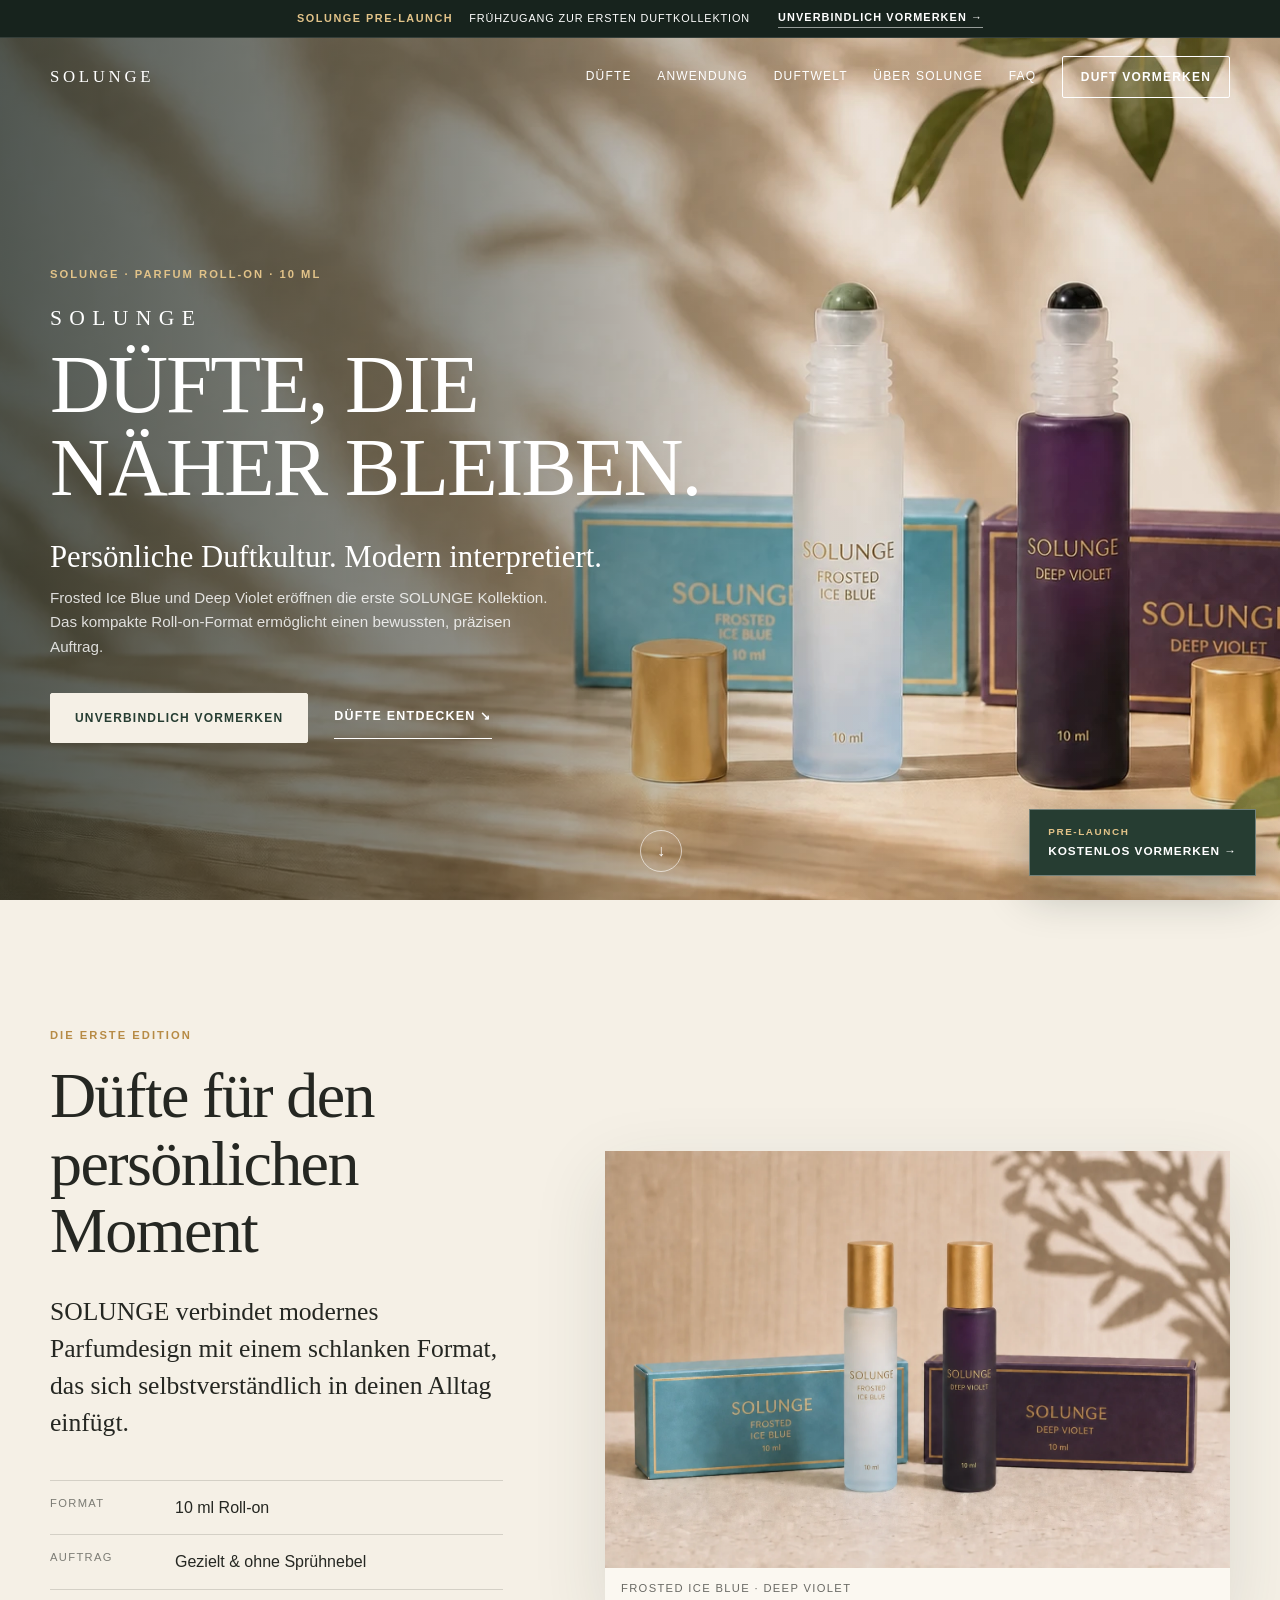
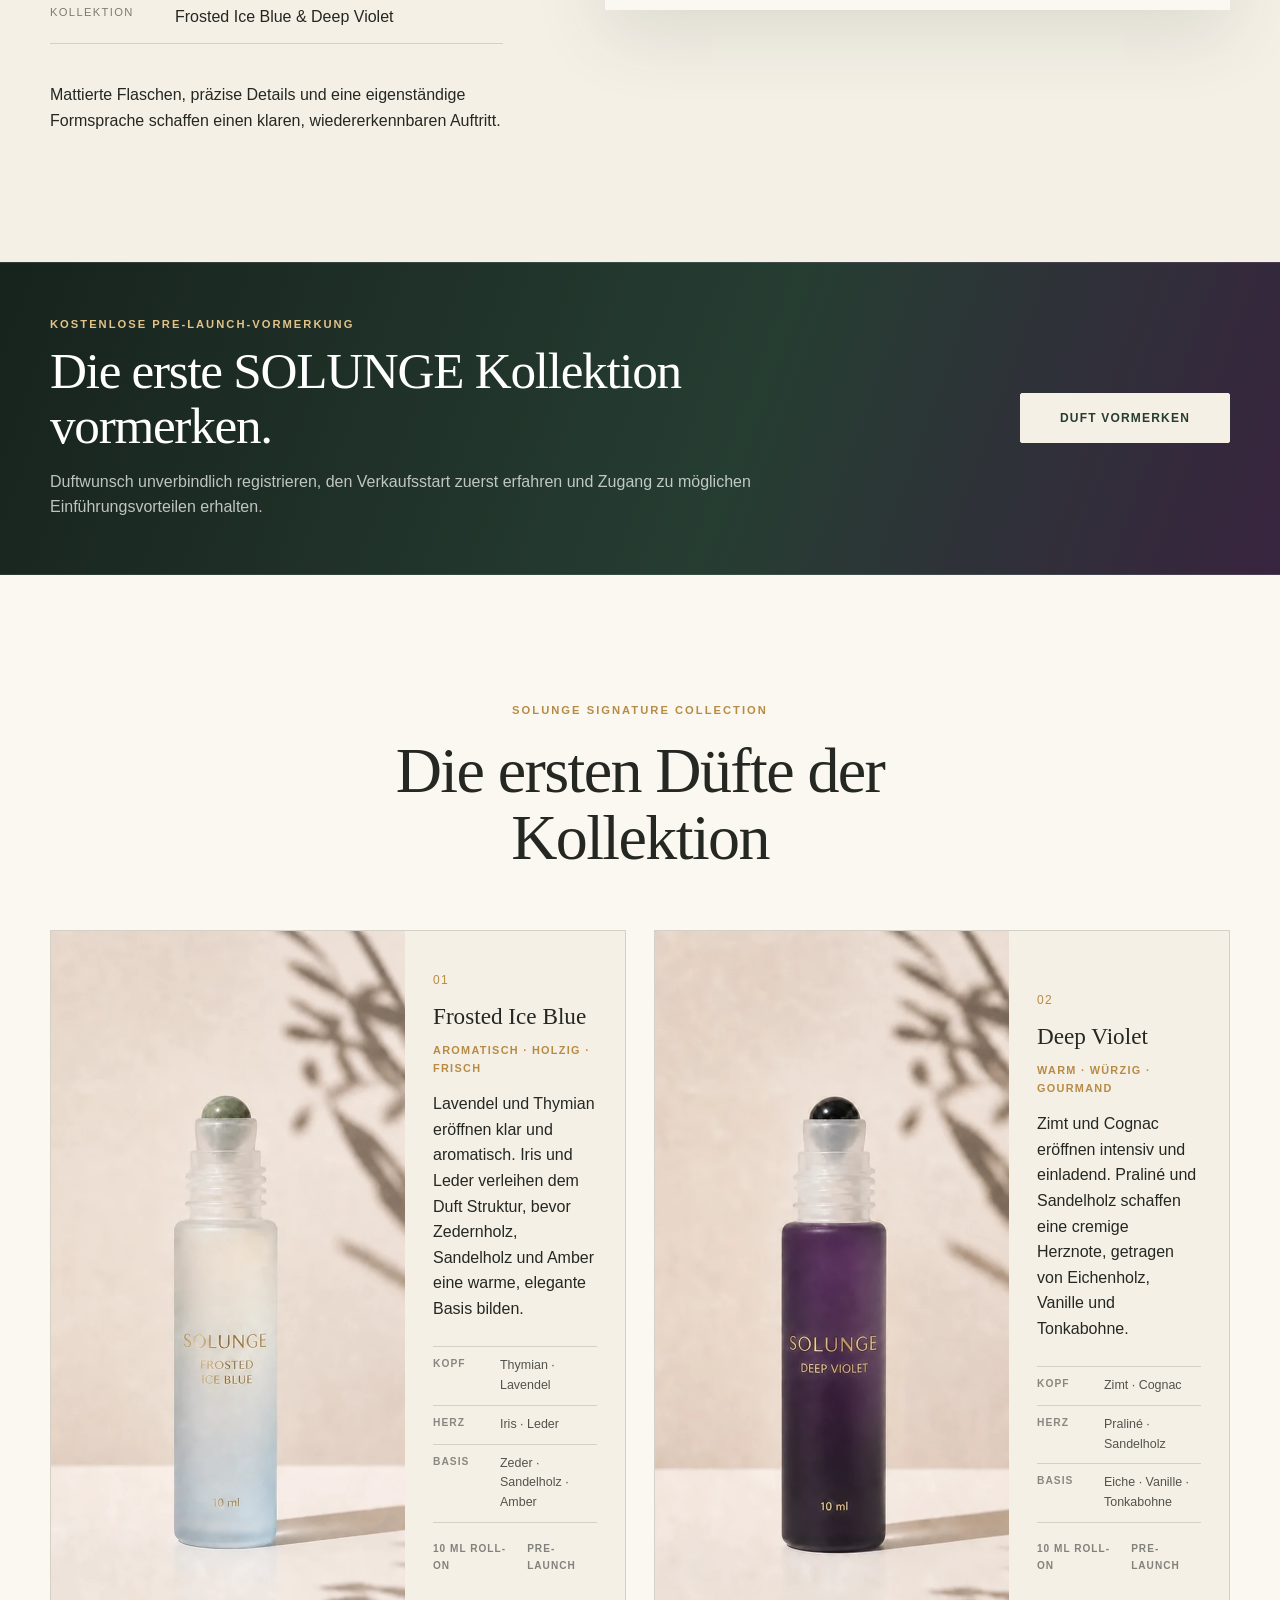
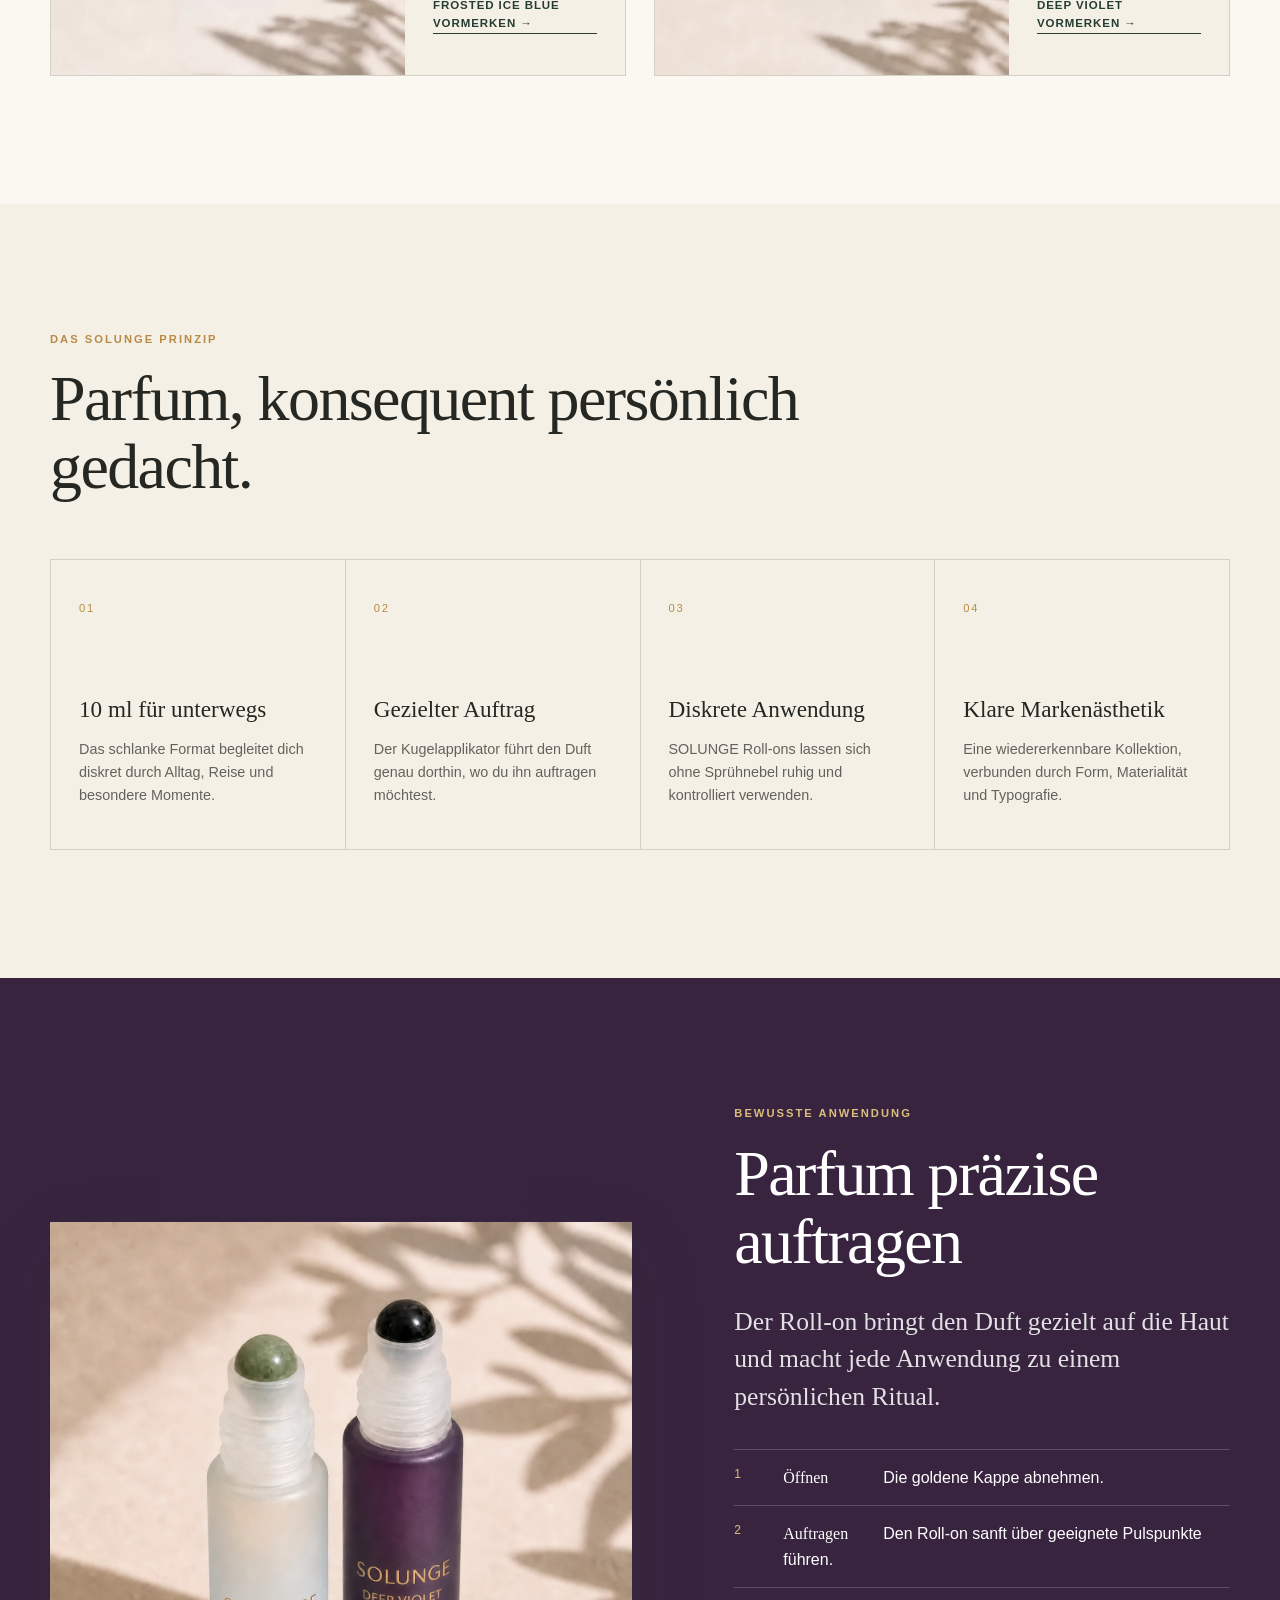
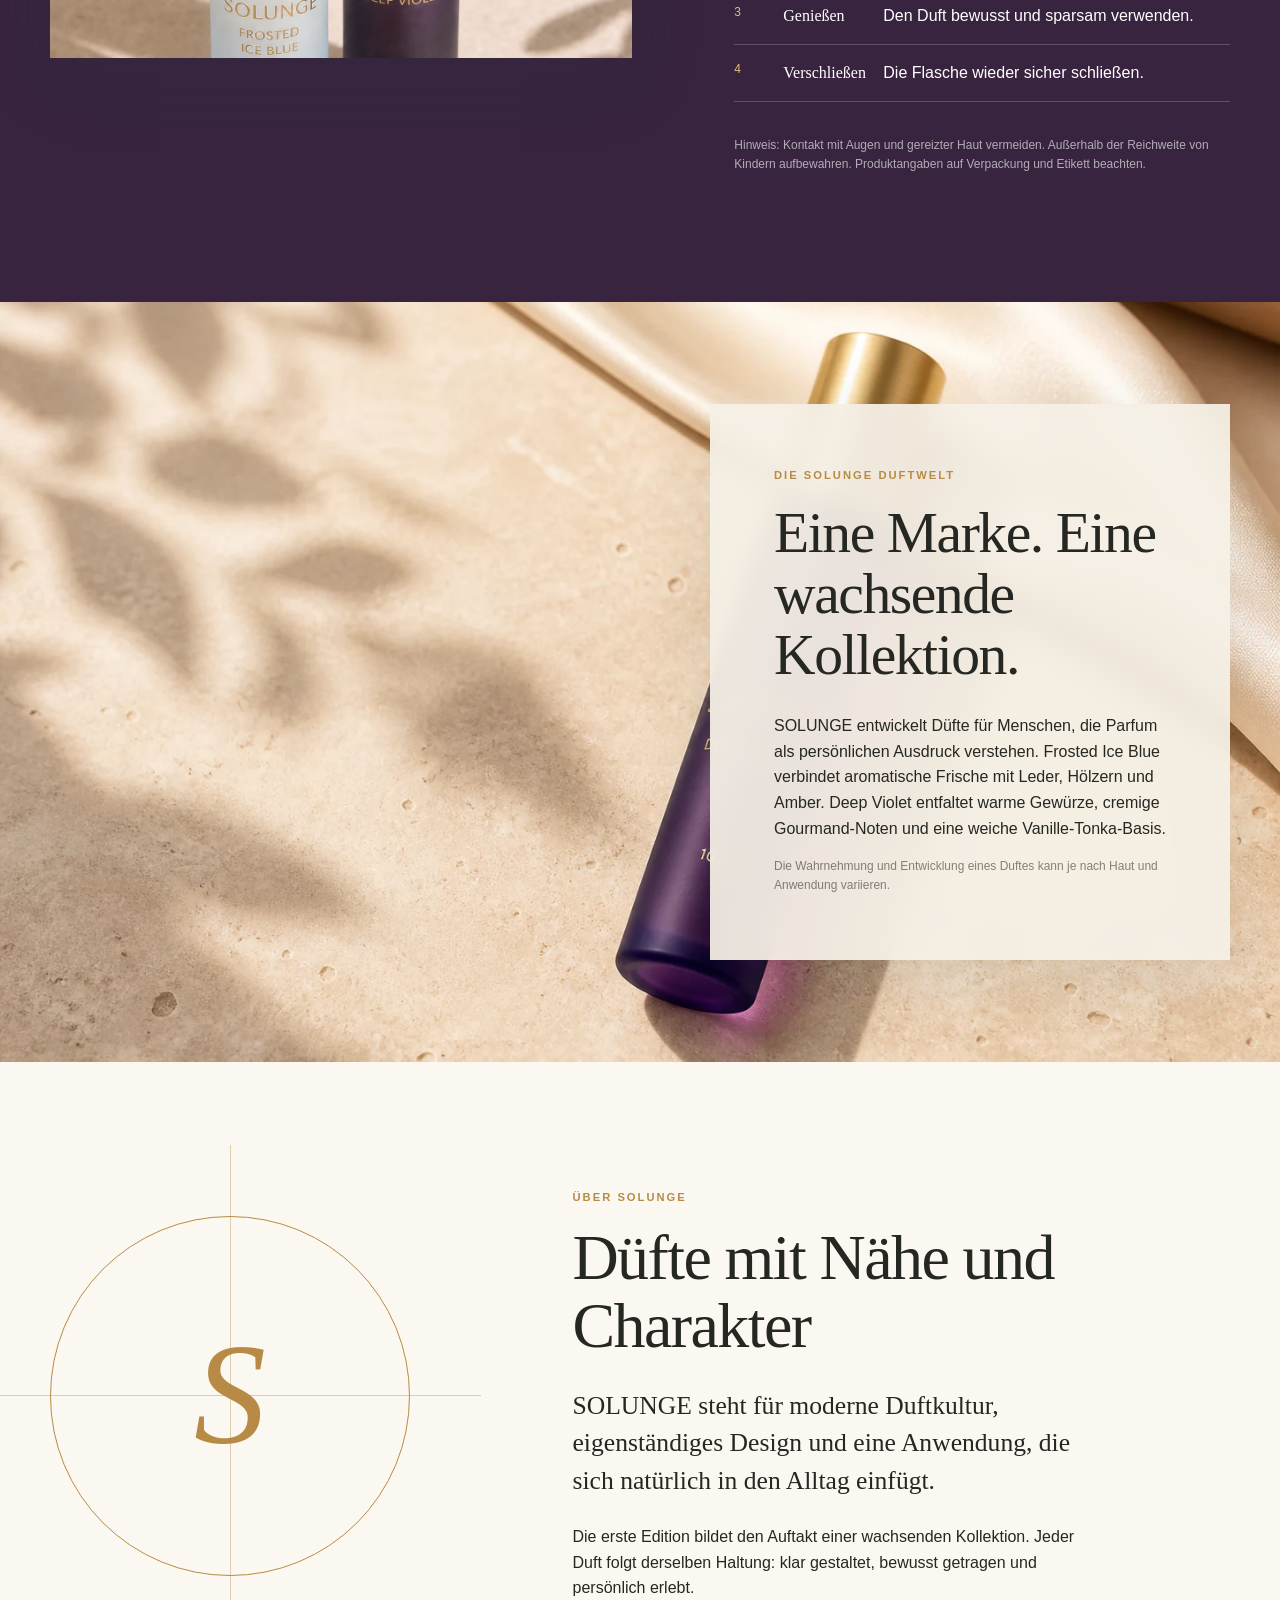
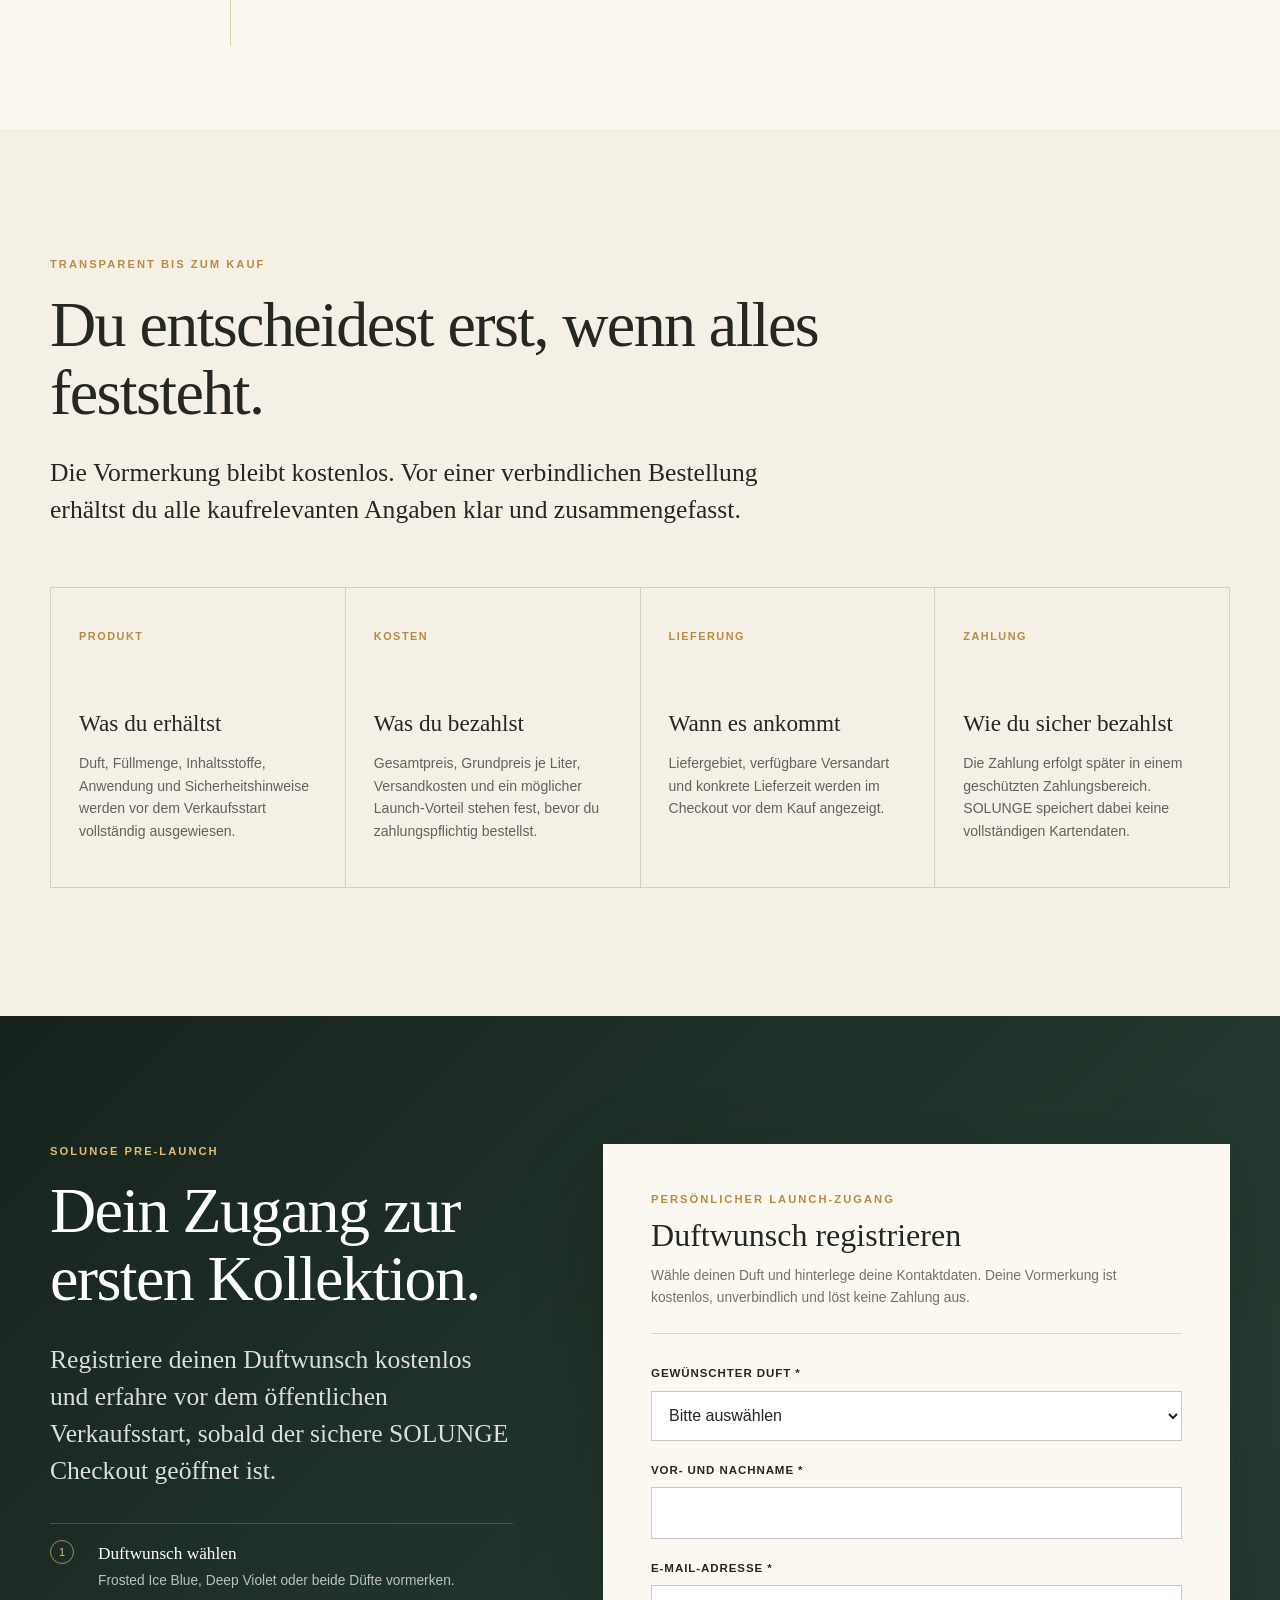
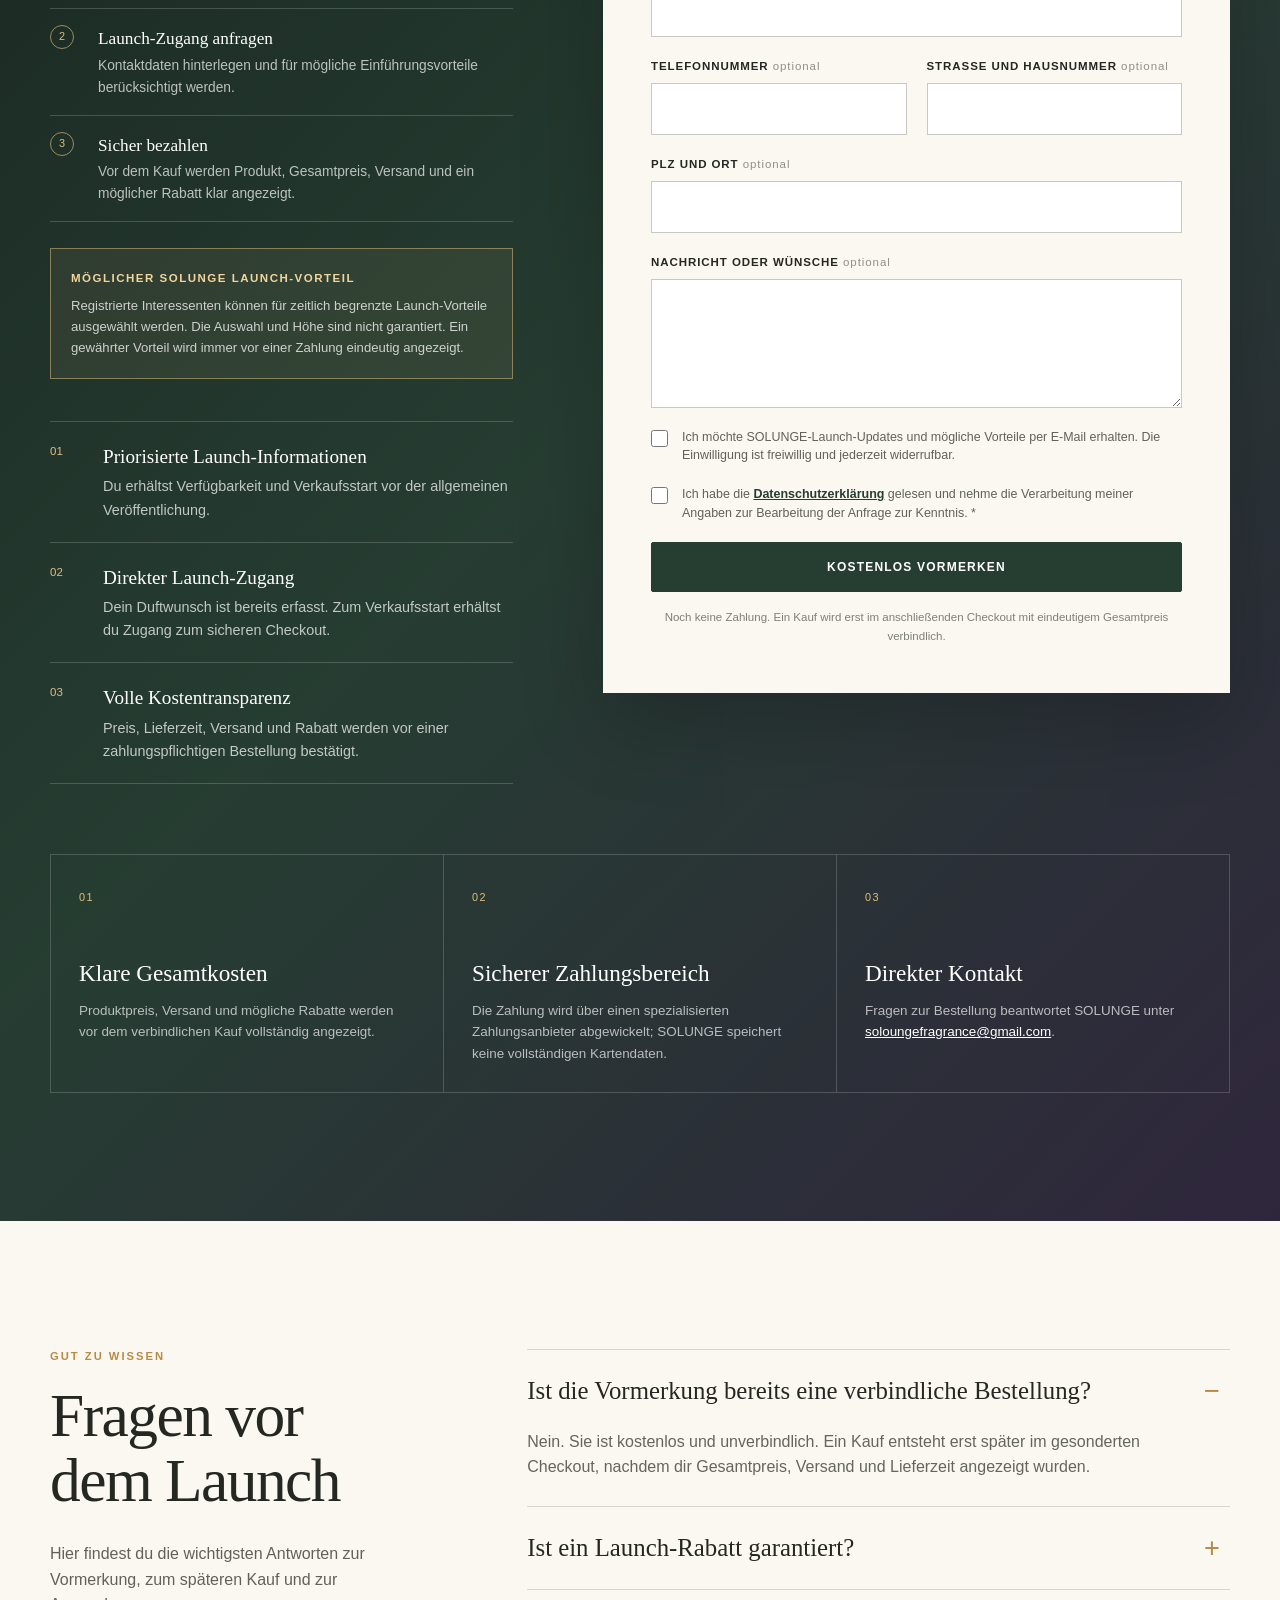
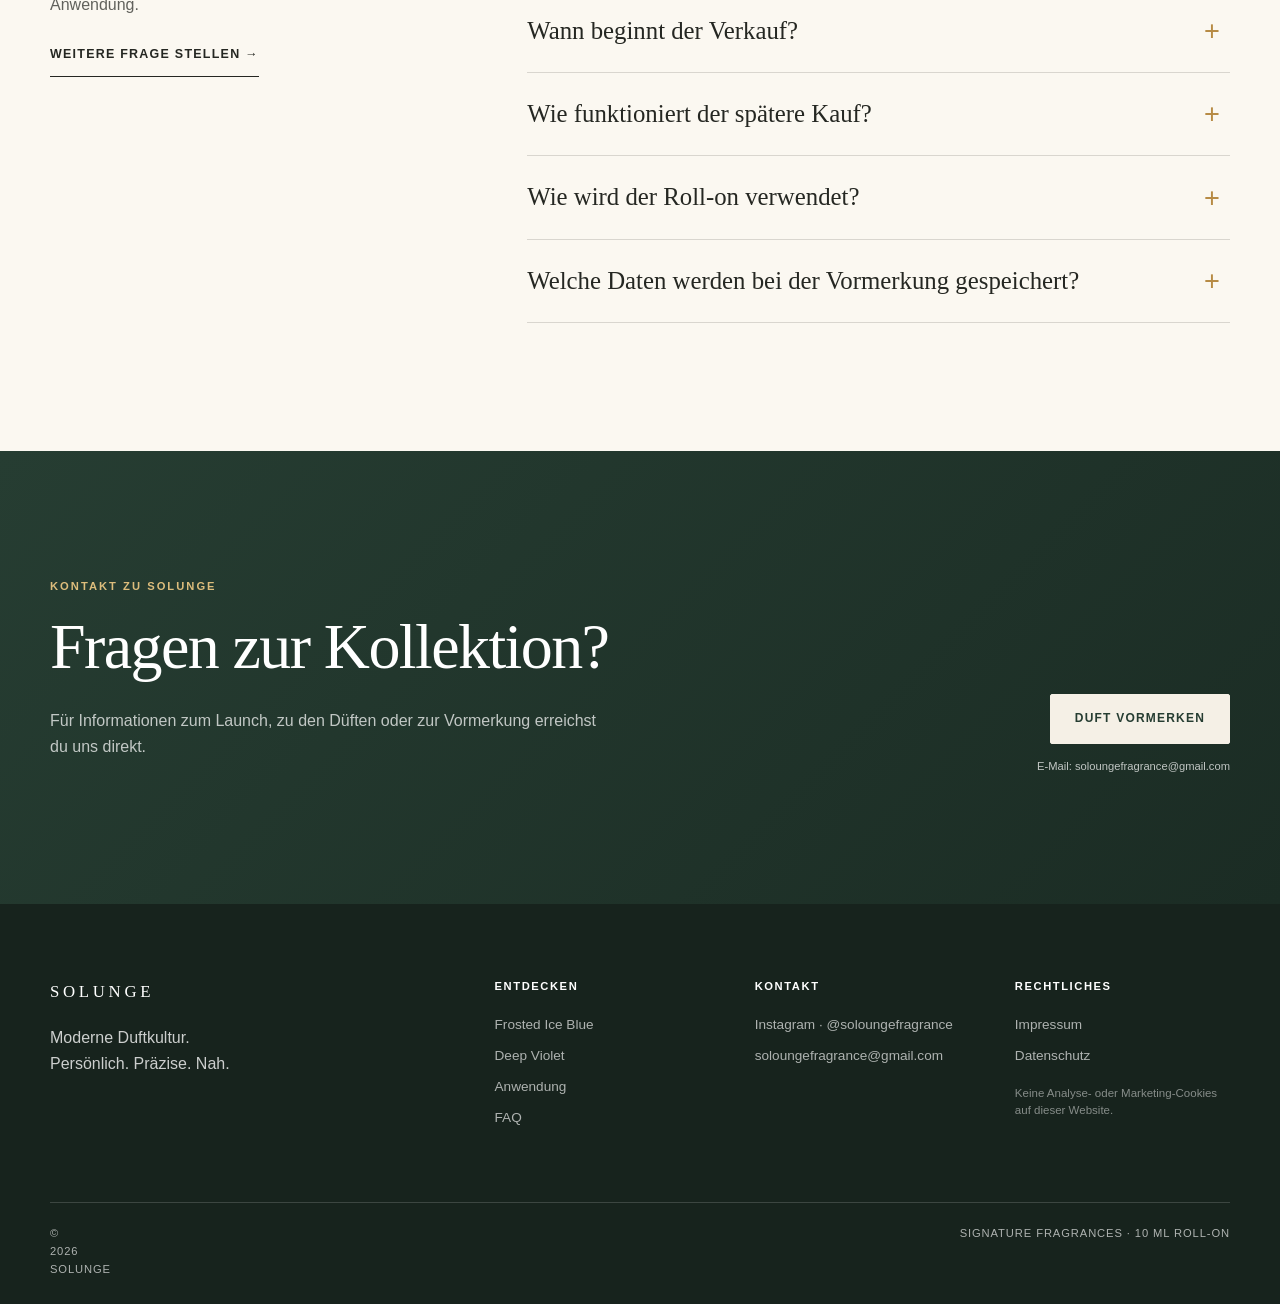
<file: index.html>
<!doctype html>
<html lang="de">
<head>
  <meta charset="utf-8">
  <meta name="viewport" content="width=device-width, initial-scale=1">
  <meta name="theme-color" content="#263D32">
  <meta name="description" content="SOLUNGE entwickelt moderne Düfte im kompakten 10-ml-Roll-on-Format. Entdecke die erste Kollektion und sichere dir unverbindlich den Frühzugang zum Launch.">
  <meta property="og:type" content="website">
  <meta property="og:locale" content="de_DE">
  <meta property="og:title" content="SOLUNGE — Persönliche Düfte. Modern interpretiert.">
  <meta property="og:description" content="Entdecke die erste SOLUNGE Duftkollektion und sichere dir den Frühzugang zum Launch.">
  <meta property="og:url" content="https://solungefragrance.github.io/solunge-website/">
  <meta property="og:image" content="https://solungefragrance.github.io/solunge-website/assets/web/solunge-frosted-deep-hero.webp">
  <meta name="twitter:card" content="summary_large_image">
  <meta name="twitter:title" content="SOLUNGE — Persönliche Düfte. Modern interpretiert.">
  <meta name="twitter:description" content="Die erste Duftkollektion im 10-ml-Roll-on-Format. Jetzt Frühzugang sichern.">
  <meta name="twitter:image" content="https://solungefragrance.github.io/solunge-website/assets/web/solunge-frosted-deep-hero.webp">
  <link rel="canonical" href="https://solungefragrance.github.io/solunge-website/">
  <link rel="icon" type="image/webp" href="assets/web/solunge-frosted-ice-blue.webp">
  <link rel="stylesheet" href="styles.css">
  <script type="application/ld+json">
  {
    "@context": "https://schema.org",
    "@type": "Organization",
    "name": "SOLUNGE",
    "url": "https://solungefragrance.github.io/solunge-website/",
    "logo": "https://solungefragrance.github.io/solunge-website/assets/web/solunge-frosted-ice-blue.webp",
    "description": "SOLUNGE entwickelt persönliche Düfte im kompakten Roll-on-Format.",
    "email": "soloungefragrance@gmail.com",
    "sameAs": ["https://www.instagram.com/soloungefragrance/"]
  }
  </script>
  <script type="application/ld+json">
  {
    "@context": "https://schema.org",
    "@type": "FAQPage",
    "mainEntity": [
      {
        "@type": "Question",
        "name": "Ist die Vormerkung bereits eine verbindliche Bestellung?",
        "acceptedAnswer": {"@type": "Answer", "text": "Nein. Die Vormerkung ist kostenlos und unverbindlich. Ein Kauf entsteht erst später im gesonderten Checkout, nachdem Gesamtpreis, Versand und Lieferzeit angezeigt wurden."}
      },
      {
        "@type": "Question",
        "name": "Ist ein Launch-Rabatt garantiert?",
        "acceptedAnswer": {"@type": "Answer", "text": "Nein. Registrierte Interessenten können für zeitlich begrenzte Launch-Vorteile ausgewählt werden. Ein gewährter Vorteil wird vor der Zahlung eindeutig angezeigt."}
      },
      {
        "@type": "Question",
        "name": "Wie funktioniert der spätere Kauf?",
        "acceptedAnswer": {"@type": "Answer", "text": "Nach Bestätigung von Preis und Verfügbarkeit erhalten registrierte Interessenten Zugang zum sicheren Checkout. Dort werden Produkt, Gesamtpreis, Versand, Lieferzeit und Zahlungsart vor der verbindlichen Bestellung zusammengefasst."}
      },
      {
        "@type": "Question",
        "name": "Wie wird ein Parfum Roll-on verwendet?",
        "acceptedAnswer": {"@type": "Answer", "text": "Der Kugelapplikator wird sanft über geeignete Pulspunkte geführt. So lässt sich der Duft gezielt und ohne Sprühnebel auftragen."}
      }
    ]
  }
  </script>
  <script src="script.js" defer></script>
  <title>SOLUNGE — Persönliche Düfte im Roll-on-Format</title>
</head>
<body>
  <a class="skip-link" href="#main">Zum Inhalt springen</a>

  <header class="site-header" data-header>
    <div class="launch-bar">
      <p><strong>SOLUNGE PRE-LAUNCH</strong><span>Frühzugang zur ersten Duftkollektion</span></p>
      <a href="#vorbestellen">Unverbindlich vormerken <span aria-hidden="true">→</span></a>
    </div>
    <nav class="nav shell" aria-label="Hauptnavigation">
      <a class="wordmark" href="#top" aria-label="SOLUNGE Startseite">SOLUNGE</a>
      <button class="menu-toggle" type="button" aria-expanded="false" aria-controls="main-menu">
        <span class="menu-toggle__label">Menü</span>
        <span class="menu-toggle__lines" aria-hidden="true"></span>
      </button>
      <div class="nav-links" id="main-menu" data-menu>
        <a href="#produkt">Düfte</a>
        <a href="#vorteile">Anwendung</a>
        <a href="#duftwelt">Duftwelt</a>
        <a href="#marke">Über SOLUNGE</a>
        <a href="#faq">FAQ</a>
        <a class="button button--small" href="#vorbestellen">Duft vormerken</a>
      </div>
    </nav>
  </header>

  <main id="main">
    <section class="hero" id="top" aria-labelledby="hero-title">
      <div class="hero-media" aria-hidden="true">
        <picture>
          <source srcset="assets/web/solunge-frosted-deep-hero.webp" type="image/webp">
          <img src="assets/web/solunge-frosted-deep-hero.webp" alt="" width="1672" height="941" fetchpriority="high">
        </picture>
      </div>
      <div class="hero-shade" aria-hidden="true"></div>
      <div class="hero-content shell reveal">
        <p class="eyebrow">SOLUNGE · Parfum Roll-on · 10 ml</p>
        <p class="hero-brand">SOLUNGE</p>
        <h1 id="hero-title">Düfte, die näher bleiben.</h1>
        <p class="hero-claim">Persönliche Duftkultur. Modern interpretiert.</p>
        <p class="hero-copy">Frosted Ice Blue und Deep Violet eröffnen die erste SOLUNGE Kollektion. Das kompakte Roll-on-Format ermöglicht einen bewussten, präzisen Auftrag.</p>
        <div class="button-row">
          <a class="button" href="#vorbestellen">Unverbindlich vormerken</a>
          <a class="text-link" href="#produkt">Düfte entdecken <span aria-hidden="true">↘</span></a>
        </div>
      </div>
      <a class="scroll-cue" href="#produkt" aria-label="Zum Produkt scrollen"><span aria-hidden="true">↓</span></a>
    </section>

    <section class="intro section" id="produkt" aria-labelledby="product-title">
      <div class="shell split split--product">
        <div class="section-copy reveal">
          <p class="eyebrow">Die erste Edition</p>
          <h2 id="product-title">Düfte für den persönlichen Moment</h2>
          <p class="lead">SOLUNGE verbindet modernes Parfumdesign mit einem schlanken Format, das sich selbstverständlich in deinen Alltag einfügt.</p>
          <dl class="facts">
            <div><dt>Format</dt><dd>10 ml Roll-on</dd></div>
            <div><dt>Auftrag</dt><dd>Gezielt &amp; ohne Sprühnebel</dd></div>
            <div><dt>Kollektion</dt><dd>Frosted Ice Blue &amp; Deep Violet</dd></div>
          </dl>
          <p>Mattierte Flaschen, präzise Details und eine eigenständige Formsprache schaffen einen klaren, wiedererkennbaren Auftritt.</p>
        </div>
        <figure class="editorial-image editorial-image--family reveal">
          <picture>
            <source srcset="assets/web/solunge-frosted-deep-family.webp" type="image/webp">
            <img src="assets/web/solunge-frosted-deep-family.webp" width="1536" height="1024" alt="SOLUNGE Frosted Ice Blue und Deep Violet als 10-ml-Flaschen mit goldenen Kappen und passenden Verpackungen" loading="lazy" decoding="async">
          </picture>
          <figcaption>Frosted Ice Blue · Deep Violet</figcaption>
        </figure>
      </div>
    </section>

    <aside class="preorder-spotlight" aria-label="SOLUNGE Vorbestellung">
      <div class="shell preorder-spotlight__inner">
        <div>
          <p class="eyebrow">Kostenlose Pre-Launch-Vormerkung</p>
          <h2>Die erste SOLUNGE Kollektion vormerken.</h2>
          <p>Duftwunsch unverbindlich registrieren, den Verkaufsstart zuerst erfahren und Zugang zu möglichen Einführungsvorteilen erhalten.</p>
        </div>
        <a class="button button--light" href="#vorbestellen">Duft vormerken</a>
      </div>
    </aside>

    <section class="variants section section--soft" aria-labelledby="variants-title">
      <div class="shell">
        <div class="section-heading reveal">
          <p class="eyebrow">SOLUNGE Signature Collection</p>
          <h2 id="variants-title">Die ersten Düfte der Kollektion</h2>
        </div>
        <div class="variant-grid">
          <article class="variant-card reveal">
            <div class="variant-card__image variant-card__image--blue">
              <img src="assets/web/solunge-frosted-ice-blue.webp" width="1176" height="1337" alt="Eisblau mattierte SOLUNGE Frosted Ice Blue 10-ml-Roll-on-Flasche mit grünem Kugelapplikator" loading="lazy" decoding="async">
            </div>
            <div class="variant-card__body">
              <p class="variant-number">01</p>
              <h3>Frosted Ice Blue</h3>
              <p class="fragrance-family">Aromatisch · holzig · frisch</p>
              <p>Lavendel und Thymian eröffnen klar und aromatisch. Iris und Leder verleihen dem Duft Struktur, bevor Zedernholz, Sandelholz und Amber eine warme, elegante Basis bilden.</p>
              <dl class="note-pyramid">
                <div><dt>Kopf</dt><dd>Thymian · Lavendel</dd></div>
                <div><dt>Herz</dt><dd>Iris · Leder</dd></div>
                <div><dt>Basis</dt><dd>Zeder · Sandelholz · Amber</dd></div>
              </dl>
              <div class="product-status"><span>10 ml Roll-on</span><span>Pre-Launch</span></div>
              <a class="card-link" href="#vorbestellen" data-preorder-choice="Frosted Ice Blue">Frosted Ice Blue vormerken →</a>
            </div>
          </article>
          <article class="variant-card reveal">
            <div class="variant-card__image variant-card__image--purple">
              <img src="assets/web/solunge-deep-violet.webp" width="1176" height="1338" alt="Tiefviolette SOLUNGE Deep Violet 10-ml-Roll-on-Flasche mit schwarzem Kugelapplikator" loading="lazy" decoding="async">
            </div>
            <div class="variant-card__body">
              <p class="variant-number">02</p>
              <h3>Deep Violet</h3>
              <p class="fragrance-family">Warm · würzig · gourmand</p>
              <p>Zimt und Cognac eröffnen intensiv und einladend. Praliné und Sandelholz schaffen eine cremige Herznote, getragen von Eichenholz, Vanille und Tonkabohne.</p>
              <dl class="note-pyramid">
                <div><dt>Kopf</dt><dd>Zimt · Cognac</dd></div>
                <div><dt>Herz</dt><dd>Praliné · Sandelholz</dd></div>
                <div><dt>Basis</dt><dd>Eiche · Vanille · Tonkabohne</dd></div>
              </dl>
              <div class="product-status"><span>10 ml Roll-on</span><span>Pre-Launch</span></div>
              <a class="card-link" href="#vorbestellen" data-preorder-choice="Deep Violet">Deep Violet vormerken →</a>
            </div>
          </article>
        </div>
      </div>
    </section>

    <section class="benefits section" id="vorteile" aria-labelledby="benefits-title">
      <div class="shell">
        <div class="section-heading section-heading--wide reveal">
          <p class="eyebrow">Das SOLUNGE Prinzip</p>
          <h2 id="benefits-title">Parfum, konsequent persönlich gedacht.</h2>
        </div>
        <div class="benefit-grid">
          <article class="benefit-card reveal"><span class="benefit-index">01</span><h3>10 ml für unterwegs</h3><p>Das schlanke Format begleitet dich diskret durch Alltag, Reise und besondere Momente.</p></article>
          <article class="benefit-card reveal"><span class="benefit-index">02</span><h3>Gezielter Auftrag</h3><p>Der Kugelapplikator führt den Duft genau dorthin, wo du ihn auftragen möchtest.</p></article>
          <article class="benefit-card reveal"><span class="benefit-index">03</span><h3>Diskrete Anwendung</h3><p>SOLUNGE Roll-ons lassen sich ohne Sprühnebel ruhig und kontrolliert verwenden.</p></article>
          <article class="benefit-card reveal"><span class="benefit-index">04</span><h3>Klare Markenästhetik</h3><p>Eine wiedererkennbare Kollektion, verbunden durch Form, Materialität und Typografie.</p></article>
        </div>
      </div>
    </section>

    <section class="detail-band section">
      <div class="shell split split--detail">
        <figure class="editorial-image reveal">
          <picture>
            <source srcset="assets/web/solunge-frosted-deep-applicators.webp" type="image/webp">
            <img src="assets/web/solunge-frosted-deep-applicators.webp" width="1448" height="1086" alt="Detailansicht der grünen und schwarzen Kugelapplikatoren von Frosted Ice Blue und Deep Violet" loading="lazy" decoding="async">
          </picture>
        </figure>
        <div class="section-copy reveal">
          <p class="eyebrow">Bewusste Anwendung</p>
          <h2>Parfum präzise auftragen</h2>
          <p class="lead">Der Roll-on bringt den Duft gezielt auf die Haut und macht jede Anwendung zu einem persönlichen Ritual.</p>
          <ol class="steps">
            <li><span>1</span><p><strong>Öffnen</strong>Die goldene Kappe abnehmen.</p></li>
            <li><span>2</span><p><strong>Auftragen</strong>Den Roll-on sanft über geeignete Pulspunkte führen.</p></li>
            <li><span>3</span><p><strong>Genießen</strong>Den Duft bewusst und sparsam verwenden.</p></li>
            <li><span>4</span><p><strong>Verschließen</strong>Die Flasche wieder sicher schließen.</p></li>
          </ol>
          <p class="fine-print">Hinweis: Kontakt mit Augen und gereizter Haut vermeiden. Außerhalb der Reichweite von Kindern aufbewahren. Produktangaben auf Verpackung und Etikett beachten.</p>
        </div>
      </div>
    </section>

    <section class="scent-world" id="duftwelt" aria-labelledby="scent-title">
      <div class="scent-world__image" aria-hidden="true">
        <picture>
          <source srcset="assets/web/solunge-deep-violet-premium-hero.webp" type="image/webp">
          <img src="assets/web/solunge-deep-violet-premium-hero.webp" alt="" width="1448" height="1086" loading="lazy" decoding="async">
        </picture>
      </div>
      <div class="scent-world__content shell reveal">
        <div class="scent-card">
          <p class="eyebrow">Die SOLUNGE Duftwelt</p>
          <h2 id="scent-title">Eine Marke. Eine wachsende Kollektion.</h2>
          <p>SOLUNGE entwickelt Düfte für Menschen, die Parfum als persönlichen Ausdruck verstehen. Frosted Ice Blue verbindet aromatische Frische mit Leder, Hölzern und Amber. Deep Violet entfaltet warme Gewürze, cremige Gourmand-Noten und eine weiche Vanille-Tonka-Basis.</p>
          <p class="fine-print">Die Wahrnehmung und Entwicklung eines Duftes kann je nach Haut und Anwendung variieren.</p>
        </div>
      </div>
    </section>

    <section class="brand section" id="marke" aria-labelledby="brand-title">
      <div class="shell brand-layout">
        <div class="brand-mark reveal" aria-hidden="true"><span>S</span></div>
        <div class="section-copy reveal">
          <p class="eyebrow">Über SOLUNGE</p>
          <h2 id="brand-title">Düfte mit Nähe und Charakter</h2>
          <p class="lead">SOLUNGE steht für moderne Duftkultur, eigenständiges Design und eine Anwendung, die sich natürlich in den Alltag einfügt.</p>
          <p>Die erste Edition bildet den Auftakt einer wachsenden Kollektion. Jeder Duft folgt derselben Haltung: klar gestaltet, bewusst getragen und persönlich erlebt.</p>
        </div>
      </div>
    </section>

    <section class="buying-info section" aria-labelledby="buying-info-title">
      <div class="shell">
        <div class="section-heading section-heading--wide reveal">
          <p class="eyebrow">Transparent bis zum Kauf</p>
          <h2 id="buying-info-title">Du entscheidest erst, wenn alles feststeht.</h2>
          <p class="lead">Die Vormerkung bleibt kostenlos. Vor einer verbindlichen Bestellung erhältst du alle kaufrelevanten Angaben klar und zusammengefasst.</p>
        </div>
        <div class="buying-info-grid">
          <article class="info-card reveal"><span>Produkt</span><h3>Was du erhältst</h3><p>Duft, Füllmenge, Inhaltsstoffe, Anwendung und Sicherheitshinweise werden vor dem Verkaufsstart vollständig ausgewiesen.</p></article>
          <article class="info-card reveal"><span>Kosten</span><h3>Was du bezahlst</h3><p>Gesamtpreis, Grundpreis je Liter, Versandkosten und ein möglicher Launch-Vorteil stehen fest, bevor du zahlungspflichtig bestellst.</p></article>
          <article class="info-card reveal"><span>Lieferung</span><h3>Wann es ankommt</h3><p>Liefergebiet, verfügbare Versandart und konkrete Lieferzeit werden im Checkout vor dem Kauf angezeigt.</p></article>
          <article class="info-card reveal"><span>Zahlung</span><h3>Wie du sicher bezahlst</h3><p>Die Zahlung erfolgt später in einem geschützten Zahlungsbereich. SOLUNGE speichert dabei keine vollständigen Kartendaten.</p></article>
        </div>
      </div>
    </section>

    <section class="preorder section" id="vorbestellen" aria-labelledby="preorder-title">
      <div class="shell preorder-layout">
        <div class="preorder-copy reveal">
          <p class="eyebrow">SOLUNGE Pre-Launch</p>
          <h2 id="preorder-title">Dein Zugang zur ersten Kollektion.</h2>
          <p class="lead">Registriere deinen Duftwunsch kostenlos und erfahre vor dem öffentlichen Verkaufsstart, sobald der sichere SOLUNGE Checkout geöffnet ist.</p>
          <ol class="checkout-steps" aria-label="Ablauf von Vormerkung und späterem Kauf">
            <li><span>1</span><p><strong>Duftwunsch wählen</strong>Frosted Ice Blue, Deep Violet oder beide Düfte vormerken.</p></li>
            <li><span>2</span><p><strong>Launch-Zugang anfragen</strong>Kontaktdaten hinterlegen und für mögliche Einführungsvorteile berücksichtigt werden.</p></li>
            <li><span>3</span><p><strong>Sicher bezahlen</strong>Vor dem Kauf werden Produkt, Gesamtpreis, Versand und ein möglicher Rabatt klar angezeigt.</p></li>
          </ol>
          <div class="discount-chance">
            <strong>Möglicher SOLUNGE Launch-Vorteil</strong>
            <p>Registrierte Interessenten können für zeitlich begrenzte Launch-Vorteile ausgewählt werden. Die Auswahl und Höhe sind nicht garantiert. Ein gewährter Vorteil wird immer vor einer Zahlung eindeutig angezeigt.</p>
          </div>
          <ul class="preorder-benefits">
            <li><span>01</span><p><strong>Priorisierte Launch-Informationen</strong>Du erhältst Verfügbarkeit und Verkaufsstart vor der allgemeinen Veröffentlichung.</p></li>
            <li><span>02</span><p><strong>Direkter Launch-Zugang</strong>Dein Duftwunsch ist bereits erfasst. Zum Verkaufsstart erhältst du Zugang zum sicheren Checkout.</p></li>
            <li><span>03</span><p><strong>Volle Kostentransparenz</strong>Preis, Lieferzeit, Versand und Rabatt werden vor einer zahlungspflichtigen Bestellung bestätigt.</p></li>
          </ul>
        </div>

        <div class="preorder-panel reveal">
          <div class="checkout-heading">
            <p class="eyebrow">Persönlicher Launch-Zugang</p>
            <h3>Duftwunsch registrieren</h3>
            <p>Wähle deinen Duft und hinterlege deine Kontaktdaten. Deine Vormerkung ist kostenlos, unverbindlich und löst keine Zahlung aus.</p>
          </div>
          <form class="preorder-form" action="https://docs.google.com/forms/d/e/1FAIpQLSdsKvcKHGGgCkiZ0wnn3q9jxa3n9PABwCgAe8L4E22BkuORiA/formResponse" method="post" target="preorder-submit-frame" data-preorder-form data-checkout-url="">
            <div class="field field--full">
              <label for="preorder-scent">Gewünschter Duft *</label>
              <select id="preorder-scent" name="entry.1246174481" required data-preorder-select>
                <option value="">Bitte auswählen</option>
                <option>Frosted Ice Blue</option>
                <option>Deep Violet</option>
                <option>Beide Düfte</option>
                <option>Noch unentschieden</option>
                <option>Nur Launch-Infos erhalten</option>
              </select>
            </div>
            <div class="field field--full"><label for="preorder-name">Vor- und Nachname *</label><input id="preorder-name" name="entry.1690263139" type="text" autocomplete="name" required></div>
            <div class="field field--full"><label for="preorder-email">E-Mail-Adresse *</label><input id="preorder-email" name="entry.795761389" type="email" autocomplete="email" required></div>
            <div class="field"><label for="preorder-phone">Telefonnummer <span>optional</span></label><input id="preorder-phone" name="entry.2112643895" type="tel" autocomplete="tel"></div>
            <div class="field"><label for="preorder-street">Straße und Hausnummer <span>optional</span></label><input id="preorder-street" name="entry.1090524831" type="text" autocomplete="street-address"></div>
            <div class="field field--full"><label for="preorder-city">PLZ und Ort <span>optional</span></label><input id="preorder-city" name="entry.2069014401" type="text" autocomplete="postal-code"></div>
            <div class="field field--full"><label for="preorder-message">Nachricht oder Wünsche <span>optional</span></label><textarea id="preorder-message" name="entry.1832527848" rows="4"></textarea></div>
            <label class="check-field field--full"><input name="entry.97199857" type="checkbox" value="Ja, ich möchte SOLUNGE-Launch-Updates per E-Mail erhalten. Ich kann mich jederzeit per E-Mail abmelden."><span>Ich möchte SOLUNGE-Launch-Updates und mögliche Vorteile per E-Mail erhalten. Die Einwilligung ist freiwillig und jederzeit widerrufbar.</span></label>
            <label class="check-field field--full"><input name="entry.1229960425" type="checkbox" value="Ich habe die Datenschutzerklärung gelesen und nehme zur Kenntnis, dass meine Angaben zur Bearbeitung der unverbindlichen Vormerkung gespeichert und verwendet werden." required><span>Ich habe die <a href="datenschutz.html" target="_blank" rel="noopener">Datenschutzerklärung</a> gelesen und nehme die Verarbeitung meiner Angaben zur Bearbeitung der Anfrage zur Kenntnis. *</span></label>
            <input type="hidden" name="fvv" value="1"><input type="hidden" name="pageHistory" value="0"><input type="hidden" name="fbzx" value="3765046887759499989">
            <button class="button field--full" type="submit">Kostenlos vormerken</button>
            <p class="form-note field--full">Noch keine Zahlung. Ein Kauf wird erst im anschließenden Checkout mit eindeutigem Gesamtpreis verbindlich.</p>
            <p class="form-success field--full" data-form-success role="status" tabindex="-1" hidden>Deine Vormerkung wurde gespeichert.</p>
          </form>
          <iframe class="form-target" name="preorder-submit-frame" title="Formularübertragung" data-form-target></iframe>
        </div>
      </div>
      <div class="shell purchase-trust reveal" aria-label="Vertrauen beim Kauf">
        <article><span>01</span><h3>Klare Gesamtkosten</h3><p>Produktpreis, Versand und mögliche Rabatte werden vor dem verbindlichen Kauf vollständig angezeigt.</p></article>
        <article><span>02</span><h3>Sicherer Zahlungsbereich</h3><p>Die Zahlung wird über einen spezialisierten Zahlungsanbieter abgewickelt; SOLUNGE speichert keine vollständigen Kartendaten.</p></article>
        <article><span>03</span><h3>Direkter Kontakt</h3><p>Fragen zur Bestellung beantwortet SOLUNGE unter <a href="mailto:soloungefragrance@gmail.com">soloungefragrance@gmail.com</a>.</p></article>
      </div>
    </section>

    <section class="faq section section--soft" id="faq" aria-labelledby="faq-title">
      <div class="shell faq-layout">
        <div class="faq-intro reveal">
          <p class="eyebrow">Gut zu wissen</p>
          <h2 id="faq-title">Fragen vor dem Launch</h2>
          <p>Hier findest du die wichtigsten Antworten zur Vormerkung, zum späteren Kauf und zur Anwendung.</p>
          <a class="text-link" href="mailto:soloungefragrance@gmail.com">Weitere Frage stellen →</a>
        </div>
        <div class="faq-list reveal">
          <details open>
            <summary>Ist die Vormerkung bereits eine verbindliche Bestellung?</summary>
            <p>Nein. Sie ist kostenlos und unverbindlich. Ein Kauf entsteht erst später im gesonderten Checkout, nachdem dir Gesamtpreis, Versand und Lieferzeit angezeigt wurden.</p>
          </details>
          <details>
            <summary>Ist ein Launch-Rabatt garantiert?</summary>
            <p>Nein. Registrierte Interessenten können für zeitlich begrenzte Launch-Vorteile ausgewählt werden. Die Auswahl und Höhe sind nicht garantiert. Wenn du einen Vorteil erhältst, siehst du ihn eindeutig vor der Zahlung.</p>
          </details>
          <details>
            <summary>Wann beginnt der Verkauf?</summary>
            <p>Der genaue Termin steht noch nicht fest. Vorgemerkte Interessenten erfahren per E-Mail, sobald Preis, Verfügbarkeit und Verkaufsstart bestätigt sind.</p>
          </details>
          <details>
            <summary>Wie funktioniert der spätere Kauf?</summary>
            <p>Du erhältst Zugang zum sicheren Checkout. Dort werden Duft, Menge, Gesamtpreis, Versand, Lieferzeit und Zahlungsart übersichtlich zusammengefasst. Erst die eindeutig gekennzeichnete zahlungspflichtige Bestellung ist verbindlich.</p>
          </details>
          <details>
            <summary>Wie wird der Roll-on verwendet?</summary>
            <p>Führe den Kugelapplikator sanft über geeignete Pulspunkte, etwa an Handgelenk oder Hals. Nicht auf gereizter Haut anwenden und Kontakt mit Augen vermeiden. Maßgeblich sind die Hinweise auf Verpackung und Etikett.</p>
          </details>
          <details>
            <summary>Welche Daten werden bei der Vormerkung gespeichert?</summary>
            <p>Gespeichert werden die von dir eingegebenen Angaben. Telefon und Anschrift sind freiwillig. Die Details zu Zweck, Speicherdauer und deinen Rechten findest du in der Datenschutzerklärung.</p>
          </details>
        </div>
      </div>
    </section>

    <section class="contact section" id="kontakt" aria-labelledby="contact-title">
      <div class="shell contact-card reveal">
        <div>
          <p class="eyebrow">Kontakt zu SOLUNGE</p>
          <h2 id="contact-title">Fragen zur Kollektion?</h2>
          <p>Für Informationen zum Launch, zu den Düften oder zur Vormerkung erreichst du uns direkt.</p>
        </div>
        <div class="contact-actions">
          <a class="button button--light" href="#vorbestellen">Duft vormerken</a>
          <p class="placeholder-note">E-Mail: soloungefragrance@gmail.com</p>
        </div>
      </div>
    </section>
  </main>

  <footer class="footer">
    <div class="shell footer-grid">
      <div>
        <p class="wordmark wordmark--footer">SOLUNGE</p>
        <p>Moderne Duftkultur.<br>Persönlich. Präzise. Nah.</p>
      </div>
      <div><h2>Entdecken</h2><a href="#produkt">Frosted Ice Blue</a><a href="#produkt">Deep Violet</a><a href="#vorteile">Anwendung</a><a href="#faq">FAQ</a></div>
      <div><h2>Kontakt</h2><a href="https://www.instagram.com/soloungefragrance/" target="_blank" rel="noopener noreferrer">Instagram · @soloungefragrance</a><a href="mailto:soloungefragrance@gmail.com">soloungefragrance@gmail.com</a></div>
      <div><h2>Rechtliches</h2><a href="impressum.html">Impressum</a><a href="datenschutz.html">Datenschutz</a><p class="privacy-note">Keine Analyse- oder Marketing-Cookies auf dieser Website.</p></div>
    </div>
    <div class="shell footer-bottom"><span>© <span data-year></span> SOLUNGE</span><span>Signature Fragrances · 10 ml Roll-on</span></div>
  </footer>

  <a class="preorder-dock" href="#vorbestellen"><span>Pre-Launch</span>Kostenlos vormerken →</a>
</body>
</html>
</file>
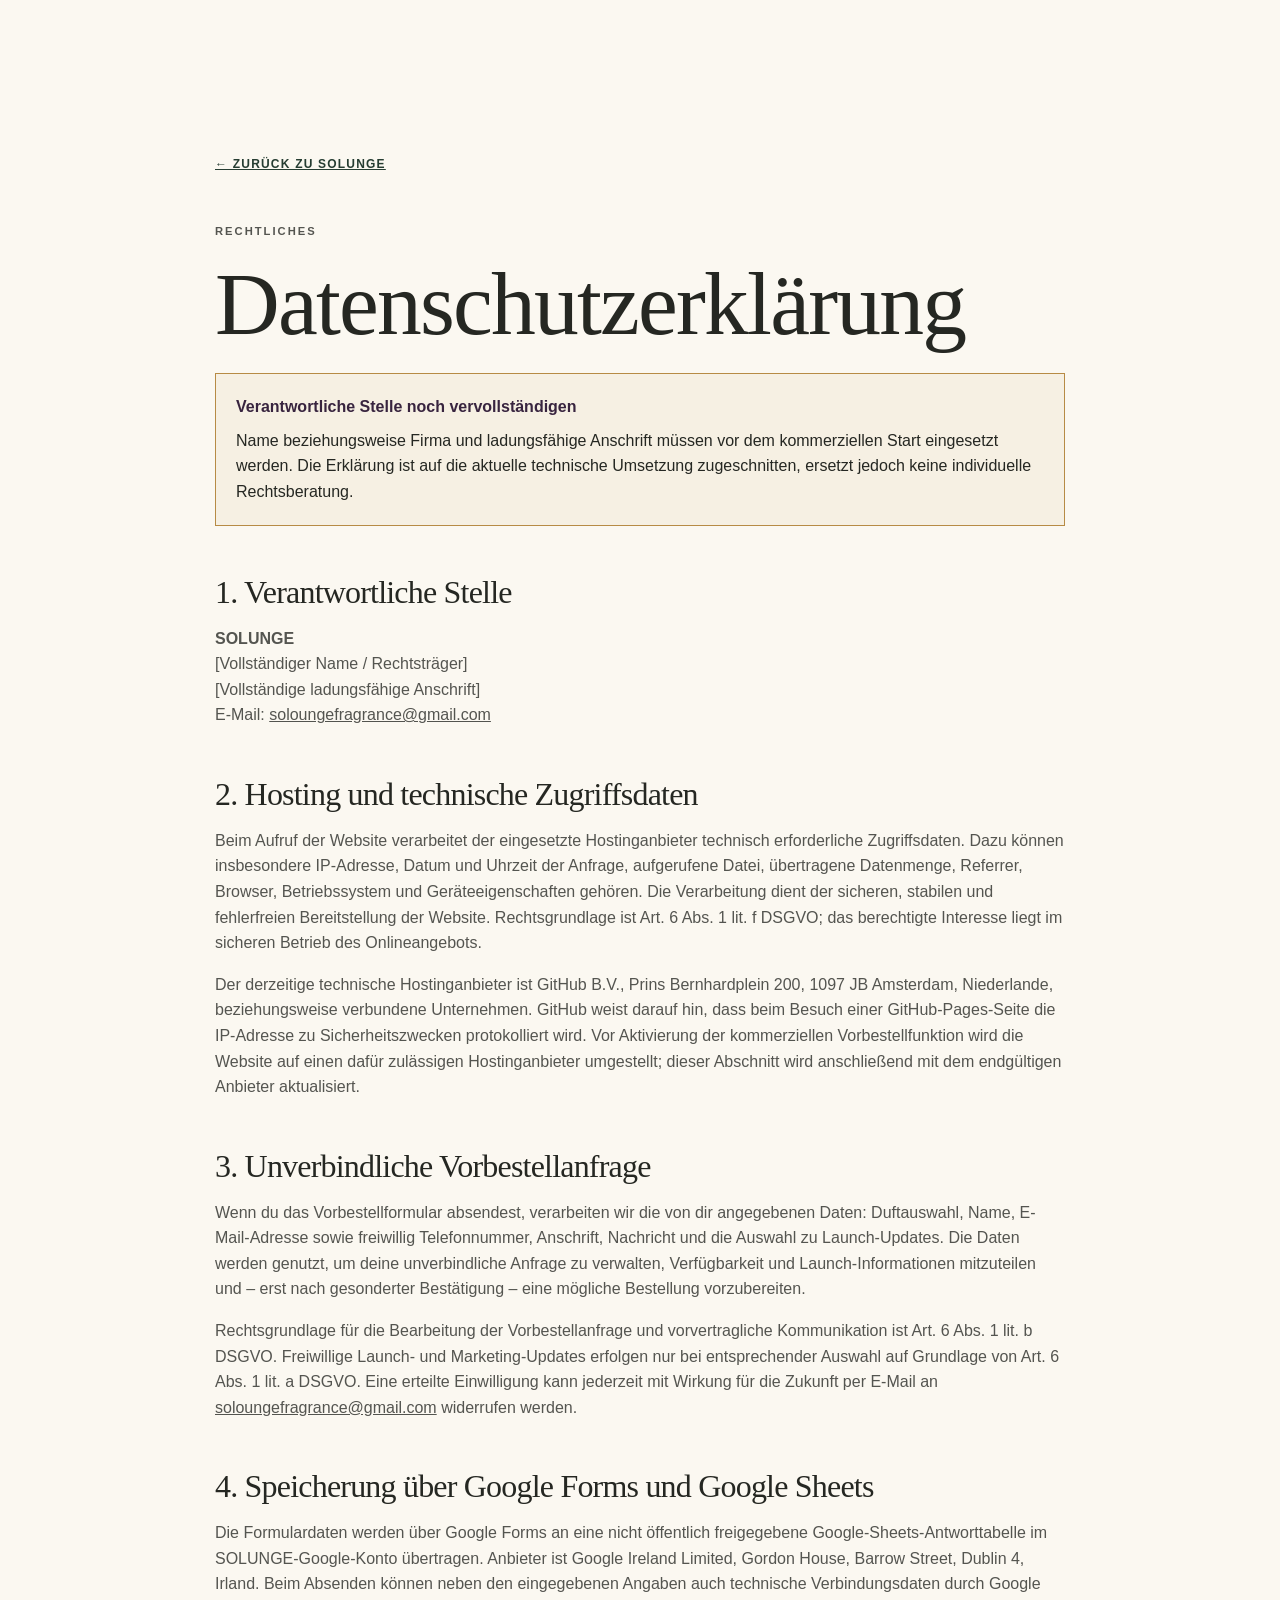
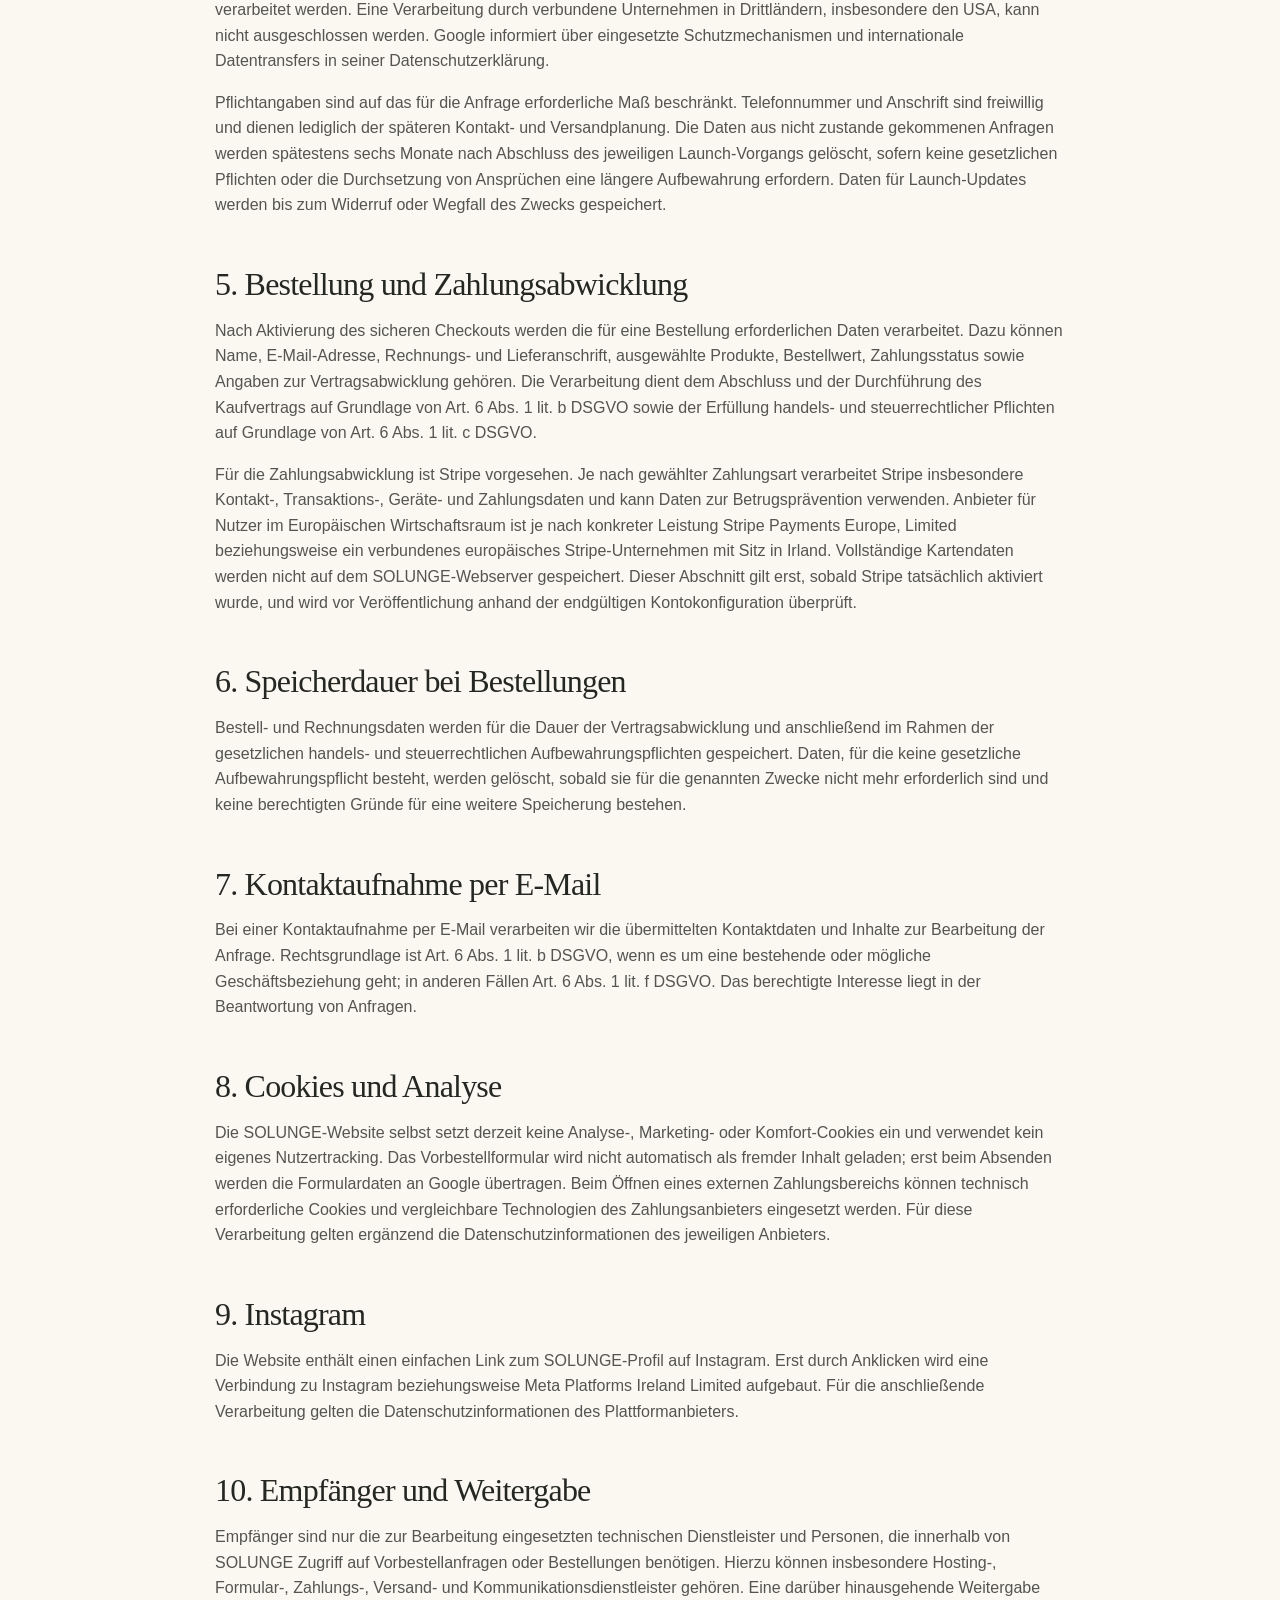
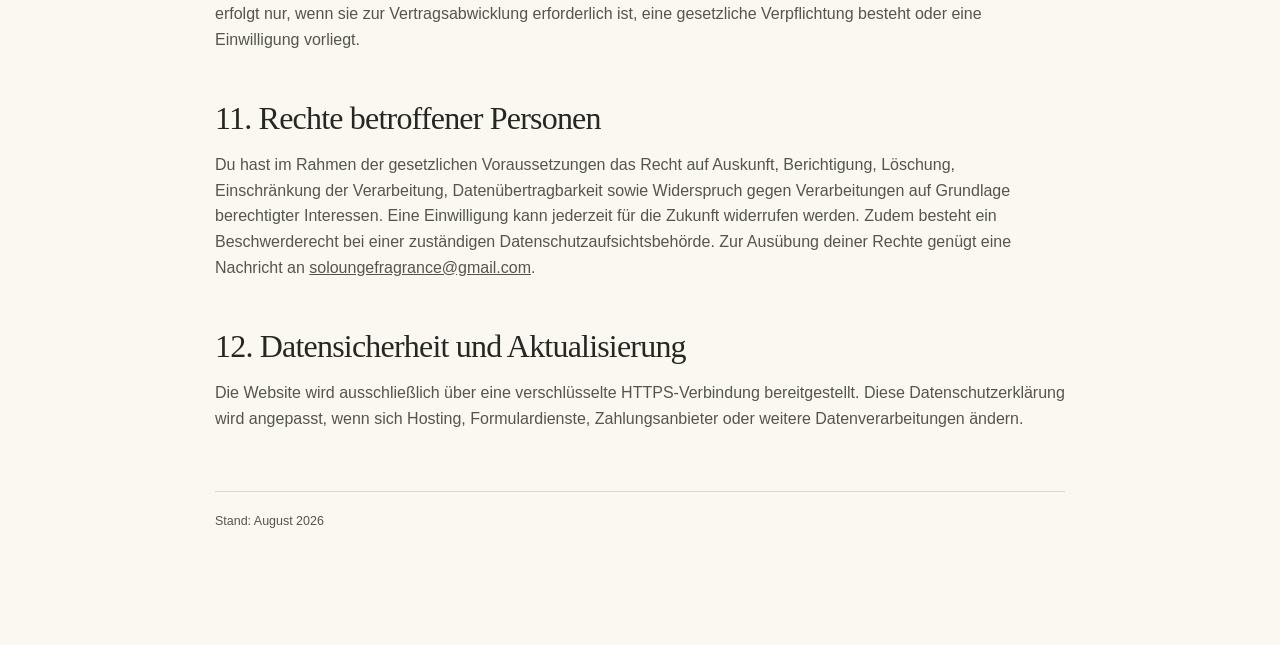
<file: datenschutz.html>
<!doctype html>
<html lang="de">
<head>
  <meta charset="utf-8"><meta name="viewport" content="width=device-width, initial-scale=1">
  <meta name="robots" content="noindex,follow"><meta name="theme-color" content="#263D32">
  <link rel="icon" type="image/webp" href="assets/web/solunge-frosted-ice-blue.webp"><link rel="stylesheet" href="styles.css">
  <title>Datenschutz — SOLUNGE</title>
</head>
<body>
  <main class="legal-main"><article class="shell legal-page">
    <a class="back-link" href="index.html">← Zurück zu SOLUNGE</a>
    <p class="eyebrow">Rechtliches</p><h1>Datenschutzerklärung</h1>
    <div class="legal-placeholder"><strong>Verantwortliche Stelle noch vervollständigen</strong>Name beziehungsweise Firma und ladungsfähige Anschrift müssen vor dem kommerziellen Start eingesetzt werden. Die Erklärung ist auf die aktuelle technische Umsetzung zugeschnitten, ersetzt jedoch keine individuelle Rechtsberatung.</div>
    <h2>1. Verantwortliche Stelle</h2><p><strong>SOLUNGE</strong><br>[Vollständiger Name / Rechtsträger]<br>[Vollständige ladungsfähige Anschrift]<br>E-Mail: <a href="mailto:soloungefragrance@gmail.com">soloungefragrance@gmail.com</a></p>
    <h2>2. Hosting und technische Zugriffsdaten</h2><p>Beim Aufruf der Website verarbeitet der eingesetzte Hostinganbieter technisch erforderliche Zugriffsdaten. Dazu können insbesondere IP-Adresse, Datum und Uhrzeit der Anfrage, aufgerufene Datei, übertragene Datenmenge, Referrer, Browser, Betriebssystem und Geräteeigenschaften gehören. Die Verarbeitung dient der sicheren, stabilen und fehlerfreien Bereitstellung der Website. Rechtsgrundlage ist Art. 6 Abs. 1 lit. f DSGVO; das berechtigte Interesse liegt im sicheren Betrieb des Onlineangebots.</p><p>Der derzeitige technische Hostinganbieter ist GitHub B.V., Prins Bernhardplein 200, 1097 JB Amsterdam, Niederlande, beziehungsweise verbundene Unternehmen. GitHub weist darauf hin, dass beim Besuch einer GitHub-Pages-Seite die IP-Adresse zu Sicherheitszwecken protokolliert wird. Vor Aktivierung der kommerziellen Vorbestellfunktion wird die Website auf einen dafür zulässigen Hostinganbieter umgestellt; dieser Abschnitt wird anschließend mit dem endgültigen Anbieter aktualisiert.</p>
    <h2>3. Unverbindliche Vorbestellanfrage</h2><p>Wenn du das Vorbestellformular absendest, verarbeiten wir die von dir angegebenen Daten: Duftauswahl, Name, E-Mail-Adresse sowie freiwillig Telefonnummer, Anschrift, Nachricht und die Auswahl zu Launch-Updates. Die Daten werden genutzt, um deine unverbindliche Anfrage zu verwalten, Verfügbarkeit und Launch-Informationen mitzuteilen und – erst nach gesonderter Bestätigung – eine mögliche Bestellung vorzubereiten.</p><p>Rechtsgrundlage für die Bearbeitung der Vorbestellanfrage und vorvertragliche Kommunikation ist Art. 6 Abs. 1 lit. b DSGVO. Freiwillige Launch- und Marketing-Updates erfolgen nur bei entsprechender Auswahl auf Grundlage von Art. 6 Abs. 1 lit. a DSGVO. Eine erteilte Einwilligung kann jederzeit mit Wirkung für die Zukunft per E-Mail an <a href="mailto:soloungefragrance@gmail.com">soloungefragrance@gmail.com</a> widerrufen werden.</p>
    <h2>4. Speicherung über Google Forms und Google Sheets</h2><p>Die Formulardaten werden über Google Forms an eine nicht öffentlich freigegebene Google-Sheets-Antworttabelle im SOLUNGE-Google-Konto übertragen. Anbieter ist Google Ireland Limited, Gordon House, Barrow Street, Dublin 4, Irland. Beim Absenden können neben den eingegebenen Angaben auch technische Verbindungsdaten durch Google verarbeitet werden. Eine Verarbeitung durch verbundene Unternehmen in Drittländern, insbesondere den USA, kann nicht ausgeschlossen werden. Google informiert über eingesetzte Schutzmechanismen und internationale Datentransfers in seiner Datenschutzerklärung.</p><p>Pflichtangaben sind auf das für die Anfrage erforderliche Maß beschränkt. Telefonnummer und Anschrift sind freiwillig und dienen lediglich der späteren Kontakt- und Versandplanung. Die Daten aus nicht zustande gekommenen Anfragen werden spätestens sechs Monate nach Abschluss des jeweiligen Launch-Vorgangs gelöscht, sofern keine gesetzlichen Pflichten oder die Durchsetzung von Ansprüchen eine längere Aufbewahrung erfordern. Daten für Launch-Updates werden bis zum Widerruf oder Wegfall des Zwecks gespeichert.</p>
    <h2>5. Bestellung und Zahlungsabwicklung</h2><p>Nach Aktivierung des sicheren Checkouts werden die für eine Bestellung erforderlichen Daten verarbeitet. Dazu können Name, E-Mail-Adresse, Rechnungs- und Lieferanschrift, ausgewählte Produkte, Bestellwert, Zahlungsstatus sowie Angaben zur Vertragsabwicklung gehören. Die Verarbeitung dient dem Abschluss und der Durchführung des Kaufvertrags auf Grundlage von Art. 6 Abs. 1 lit. b DSGVO sowie der Erfüllung handels- und steuerrechtlicher Pflichten auf Grundlage von Art. 6 Abs. 1 lit. c DSGVO.</p><p>Für die Zahlungsabwicklung ist Stripe vorgesehen. Je nach gewählter Zahlungsart verarbeitet Stripe insbesondere Kontakt-, Transaktions-, Geräte- und Zahlungsdaten und kann Daten zur Betrugsprävention verwenden. Anbieter für Nutzer im Europäischen Wirtschaftsraum ist je nach konkreter Leistung Stripe Payments Europe, Limited beziehungsweise ein verbundenes europäisches Stripe-Unternehmen mit Sitz in Irland. Vollständige Kartendaten werden nicht auf dem SOLUNGE-Webserver gespeichert. Dieser Abschnitt gilt erst, sobald Stripe tatsächlich aktiviert wurde, und wird vor Veröffentlichung anhand der endgültigen Kontokonfiguration überprüft.</p>
    <h2>6. Speicherdauer bei Bestellungen</h2><p>Bestell- und Rechnungsdaten werden für die Dauer der Vertragsabwicklung und anschließend im Rahmen der gesetzlichen handels- und steuerrechtlichen Aufbewahrungspflichten gespeichert. Daten, für die keine gesetzliche Aufbewahrungspflicht besteht, werden gelöscht, sobald sie für die genannten Zwecke nicht mehr erforderlich sind und keine berechtigten Gründe für eine weitere Speicherung bestehen.</p>
    <h2>7. Kontaktaufnahme per E-Mail</h2><p>Bei einer Kontaktaufnahme per E-Mail verarbeiten wir die übermittelten Kontaktdaten und Inhalte zur Bearbeitung der Anfrage. Rechtsgrundlage ist Art. 6 Abs. 1 lit. b DSGVO, wenn es um eine bestehende oder mögliche Geschäftsbeziehung geht; in anderen Fällen Art. 6 Abs. 1 lit. f DSGVO. Das berechtigte Interesse liegt in der Beantwortung von Anfragen.</p>
    <h2>8. Cookies und Analyse</h2><p>Die SOLUNGE-Website selbst setzt derzeit keine Analyse-, Marketing- oder Komfort-Cookies ein und verwendet kein eigenes Nutzertracking. Das Vorbestellformular wird nicht automatisch als fremder Inhalt geladen; erst beim Absenden werden die Formulardaten an Google übertragen. Beim Öffnen eines externen Zahlungsbereichs können technisch erforderliche Cookies und vergleichbare Technologien des Zahlungsanbieters eingesetzt werden. Für diese Verarbeitung gelten ergänzend die Datenschutzinformationen des jeweiligen Anbieters.</p>
    <h2>9. Instagram</h2><p>Die Website enthält einen einfachen Link zum SOLUNGE-Profil auf Instagram. Erst durch Anklicken wird eine Verbindung zu Instagram beziehungsweise Meta Platforms Ireland Limited aufgebaut. Für die anschließende Verarbeitung gelten die Datenschutzinformationen des Plattformanbieters.</p>
    <h2>10. Empfänger und Weitergabe</h2><p>Empfänger sind nur die zur Bearbeitung eingesetzten technischen Dienstleister und Personen, die innerhalb von SOLUNGE Zugriff auf Vorbestellanfragen oder Bestellungen benötigen. Hierzu können insbesondere Hosting-, Formular-, Zahlungs-, Versand- und Kommunikationsdienstleister gehören. Eine darüber hinausgehende Weitergabe erfolgt nur, wenn sie zur Vertragsabwicklung erforderlich ist, eine gesetzliche Verpflichtung besteht oder eine Einwilligung vorliegt.</p>
    <h2>11. Rechte betroffener Personen</h2><p>Du hast im Rahmen der gesetzlichen Voraussetzungen das Recht auf Auskunft, Berichtigung, Löschung, Einschränkung der Verarbeitung, Datenübertragbarkeit sowie Widerspruch gegen Verarbeitungen auf Grundlage berechtigter Interessen. Eine Einwilligung kann jederzeit für die Zukunft widerrufen werden. Zudem besteht ein Beschwerderecht bei einer zuständigen Datenschutzaufsichtsbehörde. Zur Ausübung deiner Rechte genügt eine Nachricht an <a href="mailto:soloungefragrance@gmail.com">soloungefragrance@gmail.com</a>.</p>
    <h2>12. Datensicherheit und Aktualisierung</h2><p>Die Website wird ausschließlich über eine verschlüsselte HTTPS-Verbindung bereitgestellt. Diese Datenschutzerklärung wird angepasst, wenn sich Hosting, Formulardienste, Zahlungsanbieter oder weitere Datenverarbeitungen ändern.</p>
    <p class="legal-updated">Stand: August 2026</p>
  </article></main>
</body>
</html>
</file>
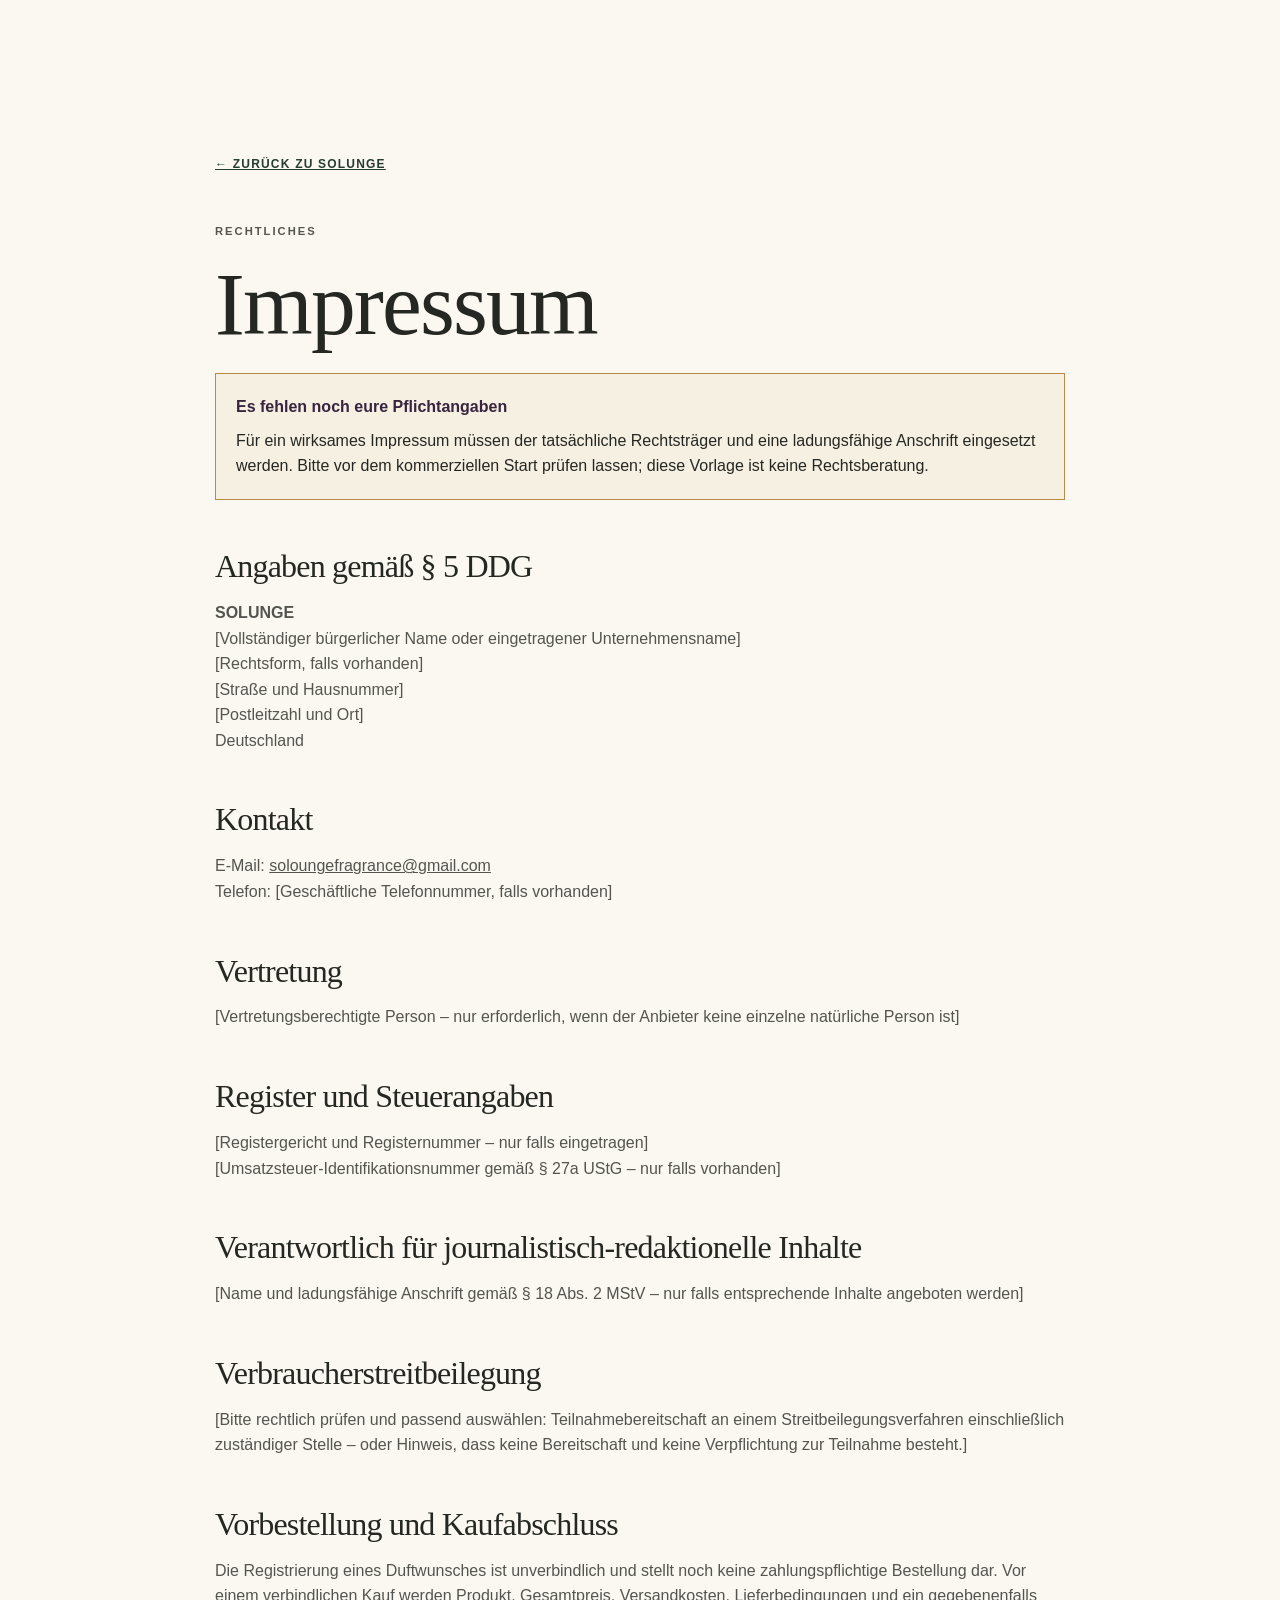
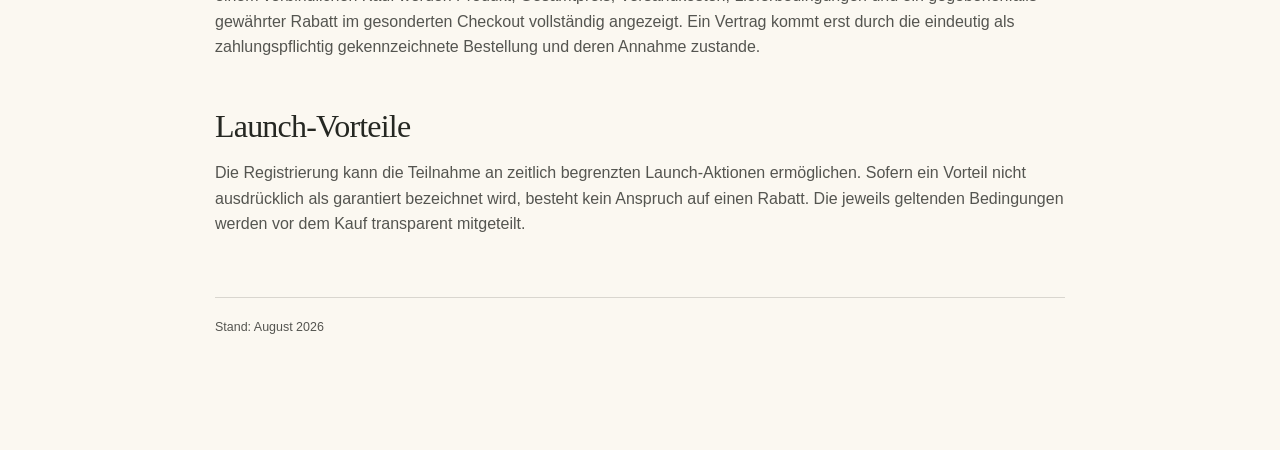
<file: impressum.html>
<!doctype html>
<html lang="de">
<head>
  <meta charset="utf-8"><meta name="viewport" content="width=device-width, initial-scale=1">
  <meta name="robots" content="noindex,follow"><meta name="theme-color" content="#263D32">
  <link rel="icon" type="image/webp" href="assets/web/solunge-frosted-ice-blue.webp"><link rel="stylesheet" href="styles.css">
  <title>Impressum — SOLUNGE</title>
</head>
<body>
  <main class="legal-main"><article class="shell legal-page">
    <a class="back-link" href="index.html">← Zurück zu SOLUNGE</a>
    <p class="eyebrow">Rechtliches</p><h1>Impressum</h1>
    <div class="legal-placeholder"><strong>Es fehlen noch eure Pflichtangaben</strong>Für ein wirksames Impressum müssen der tatsächliche Rechtsträger und eine ladungsfähige Anschrift eingesetzt werden. Bitte vor dem kommerziellen Start prüfen lassen; diese Vorlage ist keine Rechtsberatung.</div>
    <h2>Angaben gemäß § 5 DDG</h2><p><strong>SOLUNGE</strong><br>[Vollständiger bürgerlicher Name oder eingetragener Unternehmensname]<br>[Rechtsform, falls vorhanden]<br>[Straße und Hausnummer]<br>[Postleitzahl und Ort]<br>Deutschland</p>
    <h2>Kontakt</h2><p>E-Mail: <a href="mailto:soloungefragrance@gmail.com">soloungefragrance@gmail.com</a><br>Telefon: [Geschäftliche Telefonnummer, falls vorhanden]</p>
    <h2>Vertretung</h2><p>[Vertretungsberechtigte Person – nur erforderlich, wenn der Anbieter keine einzelne natürliche Person ist]</p>
    <h2>Register und Steuerangaben</h2><p>[Registergericht und Registernummer – nur falls eingetragen]<br>[Umsatzsteuer-Identifikationsnummer gemäß § 27a UStG – nur falls vorhanden]</p>
    <h2>Verantwortlich für journalistisch-redaktionelle Inhalte</h2><p>[Name und ladungsfähige Anschrift gemäß § 18 Abs. 2 MStV – nur falls entsprechende Inhalte angeboten werden]</p>
    <h2>Verbraucherstreitbeilegung</h2><p>[Bitte rechtlich prüfen und passend auswählen: Teilnahmebereitschaft an einem Streitbeilegungsverfahren einschließlich zuständiger Stelle – oder Hinweis, dass keine Bereitschaft und keine Verpflichtung zur Teilnahme besteht.]</p>
    <h2>Vorbestellung und Kaufabschluss</h2><p>Die Registrierung eines Duftwunsches ist unverbindlich und stellt noch keine zahlungspflichtige Bestellung dar. Vor einem verbindlichen Kauf werden Produkt, Gesamtpreis, Versandkosten, Lieferbedingungen und ein gegebenenfalls gewährter Rabatt im gesonderten Checkout vollständig angezeigt. Ein Vertrag kommt erst durch die eindeutig als zahlungspflichtig gekennzeichnete Bestellung und deren Annahme zustande.</p>
    <h2>Launch-Vorteile</h2><p>Die Registrierung kann die Teilnahme an zeitlich begrenzten Launch-Aktionen ermöglichen. Sofern ein Vorteil nicht ausdrücklich als garantiert bezeichnet wird, besteht kein Anspruch auf einen Rabatt. Die jeweils geltenden Bedingungen werden vor dem Kauf transparent mitgeteilt.</p>
    <p class="legal-updated">Stand: August 2026</p>
  </article></main>
</body>
</html>
</file>
<file: styles.css>
:root {
  --cream: #f5f0e6;
  --wood: #d8be98;
  --sage: #89977a;
  --forest: #263d32;
  --violet: #38243f;
  --ice: #c8dde2;
  --gold: #b78b45;
  --ink: #252722;
  --paper: #fbf8f1;
  --line: rgba(37, 39, 34, .16);
  --serif: Georgia, "Times New Roman", serif;
  --sans: Inter, ui-sans-serif, -apple-system, BlinkMacSystemFont, "Segoe UI", sans-serif;
  --shadow: 0 24px 70px rgba(38, 61, 50, .12);
  --radius: 2px;
}

* { box-sizing: border-box; }
html { scroll-behavior: smooth; scroll-padding-top: 126px; }
body { margin: 0; overflow-x: clip; color: var(--ink); background: var(--cream); font-family: var(--sans); line-height: 1.6; -webkit-font-smoothing: antialiased; }
img { display: block; max-width: 100%; }
a { color: inherit; }
button, a { -webkit-tap-highlight-color: transparent; }
:focus-visible { outline: 3px solid var(--gold); outline-offset: 4px; }
.shell { width: min(1180px, calc(100% - 40px)); margin-inline: auto; }
.section { padding: clamp(80px, 10vw, 150px) 0; }
.section--soft { background: var(--paper); }
.skip-link { position: fixed; z-index: 1000; left: 16px; top: 12px; padding: 10px 14px; background: var(--forest); color: white; transform: translateY(-150%); transition: transform .2s; }
.skip-link:focus { transform: none; }

.site-header { position: fixed; inset: 0 0 auto; z-index: 50; color: white; transition: background .35s ease, color .35s ease, box-shadow .35s ease; }
.site-header.is-scrolled { color: var(--ink); background: rgba(245,240,230,.92); box-shadow: 0 1px 0 var(--line); backdrop-filter: blur(16px); }
.launch-bar { min-height: 38px; padding: 8px 24px; display: flex; align-items: center; justify-content: center; gap: 28px; color: white; background: #17231d; border-bottom: 1px solid rgba(255,255,255,.13); }
.launch-bar p { display: flex; gap: 16px; margin: 0; font-size: .68rem; letter-spacing: .08em; text-transform: uppercase; }
.launch-bar strong { color: #e2c389; letter-spacing: .14em; }
.launch-bar a { color: white; font-size: .68rem; font-weight: 700; letter-spacing: .1em; text-decoration: none; text-transform: uppercase; border-bottom: 1px solid rgba(255,255,255,.55); }
.nav { height: 78px; display: flex; align-items: center; justify-content: space-between; gap: 28px; }
.wordmark { font-family: var(--serif); letter-spacing: .22em; font-size: 1.05rem; text-decoration: none; }
.nav-links { display: flex; align-items: center; gap: clamp(16px, 2vw, 32px); }
.nav-links > a:not(.button) { font-size: .75rem; text-transform: uppercase; letter-spacing: .1em; text-decoration: none; position: relative; }
.nav-links > a:not(.button)::after { content: ""; position: absolute; left: 0; bottom: -6px; width: 100%; height: 1px; background: currentColor; transform: scaleX(0); transform-origin: right; transition: transform .25s ease; }
.nav-links > a:hover::after { transform: scaleX(1); transform-origin: left; }
.menu-toggle { display: none; border: 0; color: inherit; background: none; padding: 10px 0 10px 10px; font: inherit; }
.menu-toggle__label { font-size: .75rem; text-transform: uppercase; letter-spacing: .12em; }
.menu-toggle__lines { display: inline-block; width: 22px; height: 10px; margin-left: 9px; border-top: 1px solid; border-bottom: 1px solid; }

.button { display: inline-flex; justify-content: center; align-items: center; min-height: 50px; padding: 13px 24px; border: 1px solid var(--forest); border-radius: var(--radius); background: var(--forest); color: white; font-size: .75rem; font-weight: 600; letter-spacing: .1em; line-height: 1.2; text-transform: uppercase; text-decoration: none; transition: transform .25s ease, background .25s ease, color .25s ease, box-shadow .25s ease; }
.button:hover { transform: translateY(-2px); background: transparent; color: var(--forest); box-shadow: 0 10px 30px rgba(38,61,50,.12); }
.button--small { min-height: 42px; padding: 10px 18px; background: rgba(245,240,230,.08); border-color: currentColor; }
.is-scrolled .button--small { background: var(--forest); color: white; }
.button--light { border-color: var(--cream); background: var(--cream); color: var(--forest); }
.button--light:hover { color: var(--cream); border-color: var(--cream); }
.text-link { display: inline-block; padding: 11px 0; font-size: .78rem; font-weight: 600; letter-spacing: .1em; text-decoration: none; text-transform: uppercase; border-bottom: 1px solid currentColor; }
.button-row { display: flex; align-items: center; gap: 26px; flex-wrap: wrap; margin-top: 34px; }

.hero { position: relative; min-height: 760px; height: 100svh; display: grid; align-items: center; overflow: hidden; color: white; background: var(--forest); }
.hero-media, .hero-media picture, .hero-media img, .hero-shade { position: absolute; inset: 0; width: 100%; height: 100%; }
.hero-media img { object-fit: cover; object-position: center; transform: scale(1.01); animation: heroDrift 16s ease-in-out infinite alternate; }
.hero-shade { background: linear-gradient(90deg, rgba(25,35,29,.75) 0%, rgba(30,39,33,.5) 36%, rgba(27,35,30,.05) 65%); }
.hero-content { position: relative; z-index: 2; padding-top: 110px; }
.hero-content > * { max-width: 570px; }
.eyebrow { margin: 0 0 18px; color: var(--gold); font-size: .7rem; font-weight: 700; letter-spacing: .18em; line-height: 1.4; text-transform: uppercase; }
.hero .eyebrow { color: #e2c389; }
.hero-brand { margin: 0 0 8px; font-family: var(--serif); font-size: clamp(1rem, 1.7vw, 1.35rem); letter-spacing: .34em; }
.hero h1 { margin: 0; max-width: 720px; font-family: var(--serif); font-size: clamp(3.5rem, 6.5vw, 6.8rem); font-weight: 400; line-height: 1; letter-spacing: -.025em; text-transform: uppercase; }
.hero h1 span { display: block; margin-top: .24em; font-size: .42em; line-height: 1; letter-spacing: .08em; }
.hero-claim { margin: 28px 0 10px; font-family: var(--serif); font-size: clamp(1.35rem, 2.4vw, 2rem); line-height: 1.25; }
.hero-copy { margin: 0; max-width: 500px; font-size: .95rem; color: rgba(255,255,255,.82); }
.hero .button { border-color: var(--cream); background: var(--cream); color: var(--forest); }
.hero .button:hover { background: transparent; color: white; }
.scroll-cue { position: absolute; z-index: 3; left: 50%; bottom: 28px; width: 42px; height: 42px; display: grid; place-items: center; border: 1px solid rgba(255,255,255,.6); border-radius: 50%; color: white; text-decoration: none; animation: nudge 2.4s ease-in-out infinite; }

h2 { margin: 0 0 28px; font-family: var(--serif); font-weight: 400; font-size: clamp(2.55rem, 5vw, 5rem); line-height: 1.06; letter-spacing: -.025em; }
h3 { font-family: var(--serif); font-weight: 400; font-size: 1.45rem; line-height: 1.25; }
p { margin-top: 0; }
.lead { font-family: var(--serif); font-size: clamp(1.25rem, 2vw, 1.65rem); line-height: 1.45; }
.split { display: grid; grid-template-columns: minmax(0,.84fr) minmax(0,1.16fr); align-items: center; gap: clamp(50px, 8vw, 120px); }
.section-copy { max-width: 530px; }
.section-copy > p:last-child { margin-bottom: 0; }
.editorial-image { margin: 0; position: relative; box-shadow: var(--shadow); overflow: hidden; background: var(--paper); }
.editorial-image img { width: 100%; height: auto; transition: transform .7s ease; }
.editorial-image:hover img { transform: scale(1.015); }
.editorial-image figcaption { padding: 12px 16px; color: rgba(37,39,34,.68); background: var(--paper); font-size: .7rem; letter-spacing: .12em; text-transform: uppercase; }
.facts { margin: 38px 0; border-block: 1px solid var(--line); }
.facts div { display: grid; grid-template-columns: 105px 1fr; gap: 20px; padding: 14px 0; border-bottom: 1px solid var(--line); }
.facts div:last-child { border-bottom: 0; }
.facts dt { color: rgba(37,39,34,.58); font-size: .7rem; letter-spacing: .12em; text-transform: uppercase; }
.facts dd { margin: 0; }

.preorder-spotlight { color: white; background: linear-gradient(110deg, #17231d, var(--forest) 58%, var(--violet)); border-block: 1px solid rgba(255,255,255,.1); }
.preorder-spotlight__inner { min-height: 250px; padding-block: 54px; display: grid; grid-template-columns: minmax(0,1fr) auto; align-items: center; gap: 60px; }
.preorder-spotlight .eyebrow { margin-bottom: 12px; color: #e2c389; }
.preorder-spotlight h2 { max-width: 850px; margin-bottom: 16px; font-size: clamp(2.2rem, 4vw, 4rem); }
.preorder-spotlight p:last-child { max-width: 760px; margin-bottom: 0; color: rgba(255,255,255,.72); }
.preorder-spotlight .button { min-width: 210px; }

.section-heading { margin-bottom: 58px; text-align: center; }
.section-heading h2 { margin-inline: auto; max-width: 760px; }
.section-heading--wide { text-align: left; }
.section-heading--wide h2 { margin-inline: 0; max-width: 900px; }
.variant-grid { display: grid; grid-template-columns: repeat(2, 1fr); gap: 28px; }
.variant-card { display: grid; grid-template-columns: minmax(0,1.25fr) minmax(220px,.75fr); min-height: 600px; background: var(--cream); border: 1px solid var(--line); }
.variant-card__image { position: relative; overflow: hidden; background: linear-gradient(155deg, rgba(200,221,226,.8), var(--paper)); }
.variant-card__image--purple { background: linear-gradient(155deg, rgba(56,36,63,.16), var(--paper)); }
.variant-card__image img { width: 100%; height: 100%; object-fit: cover; transition: transform .7s ease; }
.variant-card:hover .variant-card__image img { transform: scale(1.025); }
.variant-card__body { align-self: end; padding: 40px 28px; }
.variant-card__body h3 { margin: 10px 0 16px; }
.variant-card__body p:last-child { margin: 0; color: rgba(37,39,34,.72); font-size: .9rem; }
.variant-number { color: var(--gold); font-size: .75rem; letter-spacing: .12em; }
.fragrance-family { margin: -5px 0 14px; color: var(--gold); font-size: .68rem; font-weight: 700; letter-spacing: .12em; text-transform: uppercase; }
.note-pyramid { margin: 24px 0 0; border-top: 1px solid var(--line); }
.note-pyramid div { display: grid; grid-template-columns: 55px 1fr; gap: 12px; padding: 9px 0; border-bottom: 1px solid var(--line); }
.note-pyramid dt { color: rgba(37,39,34,.52); font-size: .64rem; font-weight: 700; letter-spacing: .1em; text-transform: uppercase; }
.note-pyramid dd { margin: 0; color: rgba(37,39,34,.78); font-size: .78rem; }
.product-status { display: flex; justify-content: space-between; gap: 12px; margin-top: 18px; color: rgba(37,39,34,.55); font-size: .63rem; font-weight: 700; letter-spacing: .1em; text-transform: uppercase; }
.card-link { display: inline-block; margin-top: 22px; color: var(--forest); font-size: .72rem; font-weight: 700; letter-spacing: .08em; text-decoration: none; text-transform: uppercase; border-bottom: 1px solid currentColor; }

.benefits { background: var(--cream); }
.benefit-grid { display: grid; grid-template-columns: repeat(4, 1fr); border-top: 1px solid var(--line); border-left: 1px solid var(--line); }
.benefit-card { min-height: 290px; padding: 34px 28px; border-right: 1px solid var(--line); border-bottom: 1px solid var(--line); transition: background .3s ease, transform .3s ease; }
.benefit-card:hover { background: var(--paper); transform: translateY(-3px); }
.benefit-index { color: var(--gold); font-size: .7rem; letter-spacing: .15em; }
.benefit-card h3 { margin: 75px 0 14px; }
.benefit-card p { margin: 0; color: rgba(37,39,34,.7); font-size: .9rem; }

.detail-band { color: white; background: var(--violet); }
.split--detail { grid-template-columns: minmax(0,1.08fr) minmax(0,.92fr); }
.detail-band .eyebrow { color: #ddbd7c; }
.detail-band .lead { color: rgba(255,255,255,.86); }
.steps { list-style: none; padding: 0; margin: 34px 0; border-top: 1px solid rgba(255,255,255,.2); }
.steps li { display: grid; grid-template-columns: 35px 1fr; gap: 14px; padding: 15px 0; border-bottom: 1px solid rgba(255,255,255,.2); }
.steps li > span { color: #ddbd7c; font-size: .75rem; }
.steps p { margin: 0; }
.steps strong { display: inline-block; min-width: 100px; font-family: var(--serif); font-weight: 400; }
.fine-print { font-size: .75rem; color: rgba(255,255,255,.62); }

.scent-world { min-height: 760px; position: relative; display: grid; align-items: center; overflow: hidden; }
.scent-world__image, .scent-world__image picture, .scent-world__image img { position: absolute; inset: 0; width: 100%; height: 100%; }
.scent-world__image img { object-fit: cover; }
.scent-world__content { position: relative; z-index: 2; display: flex; justify-content: flex-end; }
.scent-card { width: min(520px, 100%); padding: clamp(35px, 5vw, 68px); background: rgba(245,240,230,.94); box-shadow: var(--shadow); backdrop-filter: blur(12px); }
.scent-card h2 { font-size: clamp(2.5rem, 4.5vw, 4.6rem); }
.scent-card .fine-print { margin-bottom: 0; color: rgba(37,39,34,.55); }

.brand { overflow: hidden; background: var(--paper); }
.brand-layout { display: grid; grid-template-columns: minmax(280px,.75fr) minmax(0,1.25fr); align-items: center; gap: clamp(50px, 10vw, 150px); }
.brand-mark { width: min(360px, 75vw); aspect-ratio: 1; display: grid; place-items: center; border: 1px solid var(--gold); border-radius: 50%; color: var(--gold); position: relative; }
.brand-mark::before, .brand-mark::after { content: ""; position: absolute; background: var(--gold); opacity: .4; }
.brand-mark::before { width: 140%; height: 1px; }
.brand-mark::after { height: 140%; width: 1px; }
.brand-mark span { font-family: var(--serif); font-size: 9rem; font-style: italic; }

.buying-info { background: var(--cream); }
.buying-info .section-heading { max-width: 920px; }
.buying-info .section-heading .lead { max-width: 760px; }
.buying-info-grid { display: grid; grid-template-columns: repeat(4, 1fr); border-top: 1px solid var(--line); border-left: 1px solid var(--line); }
.info-card { min-height: 300px; padding: 34px 28px; border-right: 1px solid var(--line); border-bottom: 1px solid var(--line); }
.info-card > span { color: var(--gold); font-size: .68rem; font-weight: 700; letter-spacing: .14em; text-transform: uppercase; }
.info-card h3 { margin: 62px 0 14px; }
.info-card p { margin: 0; color: rgba(37,39,34,.7); font-size: .88rem; }

.preorder { color: white; background: linear-gradient(135deg, #17231d, var(--forest) 52%, #2f263c); }
.preorder-layout { display: grid; grid-template-columns: minmax(0,.85fr) minmax(480px,1.15fr); align-items: start; gap: clamp(48px, 7vw, 100px); }
.preorder-copy { position: static; }
.preorder-copy .eyebrow { color: #ddbd7c; }
.preorder-copy .lead { color: rgba(255,255,255,.84); }
.checkout-steps { list-style: none; padding: 0; margin: 34px 0 26px; border-top: 1px solid rgba(255,255,255,.18); }
.checkout-steps li { display: grid; grid-template-columns: 34px 1fr; gap: 14px; padding: 16px 0; border-bottom: 1px solid rgba(255,255,255,.18); }
.checkout-steps li > span { width: 24px; height: 24px; display: grid; place-items: center; border: 1px solid rgba(221,189,124,.65); border-radius: 50%; color: #ddbd7c; font-size: .68rem; }
.checkout-steps p { margin: 0; color: rgba(255,255,255,.7); font-size: .86rem; }
.checkout-steps strong { display: block; margin-bottom: 2px; color: white; font-family: var(--serif); font-size: 1.08rem; font-weight: 400; }
.discount-chance { margin: 26px 0; padding: 20px; border: 1px solid rgba(221,189,124,.52); background: rgba(221,189,124,.08); }
.discount-chance strong { display: block; margin-bottom: 7px; color: #f0d59d; font-size: .72rem; letter-spacing: .13em; text-transform: uppercase; }
.discount-chance p { margin: 0; color: rgba(255,255,255,.76); font-size: .82rem; }
.preorder-benefits { list-style: none; padding: 0; margin: 42px 0 0; border-top: 1px solid rgba(255,255,255,.18); }
.preorder-benefits li { display: grid; grid-template-columns: 38px 1fr; gap: 15px; padding: 20px 0; border-bottom: 1px solid rgba(255,255,255,.18); }
.preorder-benefits li > span { color: #ddbd7c; font-size: .72rem; }
.preorder-benefits p { margin: 0; color: rgba(255,255,255,.72); font-size: .9rem; }
.preorder-benefits strong { display: block; margin-bottom: 3px; color: white; font-family: var(--serif); font-size: 1.2rem; font-weight: 400; }
.preorder-panel { padding: clamp(26px, 4vw, 48px); color: var(--ink); background: var(--paper); box-shadow: 0 30px 80px rgba(0,0,0,.2); }
.checkout-heading { margin-bottom: 30px; padding-bottom: 24px; border-bottom: 1px solid var(--line); }
.checkout-heading .eyebrow { margin-bottom: 8px; color: var(--gold); }
.checkout-heading h3 { margin: 0 0 10px; font-size: 2rem; }
.checkout-heading p:last-child { margin: 0; color: rgba(37,39,34,.64); font-size: .86rem; }
.preorder-form { display: grid; grid-template-columns: repeat(2,minmax(0,1fr)); gap: 20px; }
.field { display: grid; gap: 8px; }
.field--full { grid-column: 1 / -1; }
.field label { font-size: .72rem; font-weight: 700; letter-spacing: .08em; text-transform: uppercase; }
.field label span { color: rgba(37,39,34,.5); font-weight: 500; text-transform: none; }
.field input, .field select, .field textarea { width: 100%; min-height: 50px; padding: 12px 13px; border: 1px solid rgba(37,39,34,.25); border-radius: 0; color: var(--ink); background: white; font: inherit; }
.field textarea { resize: vertical; }
.field input:focus, .field select:focus, .field textarea:focus { border-color: var(--gold); outline: 2px solid rgba(183,139,69,.22); }
.check-field { display: grid; grid-template-columns: 20px 1fr; gap: 11px; align-items: start; color: rgba(37,39,34,.72); font-size: .78rem; line-height: 1.5; }
.check-field input { width: 17px; height: 17px; margin: 2px 0 0; accent-color: var(--forest); }
.check-field a { color: var(--forest); font-weight: 700; }
.form-note { margin: -4px 0 0; color: rgba(37,39,34,.58); font-size: .72rem; text-align: center; }
.form-success { margin: 0; padding: 14px 16px; border: 1px solid var(--sage); color: var(--forest); background: rgba(137,151,122,.12); font-weight: 600; }
.form-target { position: absolute; width: 1px; height: 1px; border: 0; opacity: 0; pointer-events: none; }
.purchase-trust { margin-top: 70px; display: grid; grid-template-columns: repeat(3,1fr); border-top: 1px solid rgba(255,255,255,.18); border-left: 1px solid rgba(255,255,255,.18); }
.purchase-trust article { min-height: 230px; padding: 28px; border-right: 1px solid rgba(255,255,255,.18); border-bottom: 1px solid rgba(255,255,255,.18); }
.purchase-trust article > span { color: #ddbd7c; font-size: .68rem; letter-spacing: .14em; }
.purchase-trust h3 { margin: 50px 0 12px; color: white; }
.purchase-trust p { margin: 0; color: rgba(255,255,255,.68); font-size: .84rem; }
.purchase-trust a { color: white; overflow-wrap: anywhere; }

.faq { color: var(--ink); }
.faq-layout { display: grid; grid-template-columns: minmax(260px,.68fr) minmax(0,1.32fr); align-items: start; gap: clamp(50px, 9vw, 130px); }
.faq-intro { position: sticky; top: 145px; }
.faq-intro h2 { font-size: clamp(2.7rem, 4.8vw, 4.8rem); }
.faq-intro > p:not(.eyebrow) { max-width: 430px; color: rgba(37,39,34,.72); }
.faq-list { border-top: 1px solid var(--line); }
.faq-list details { border-bottom: 1px solid var(--line); }
.faq-list summary { position: relative; padding: 25px 52px 25px 0; cursor: pointer; list-style: none; font-family: var(--serif); font-size: clamp(1.2rem, 2vw, 1.55rem); line-height: 1.3; }
.faq-list summary::-webkit-details-marker { display: none; }
.faq-list summary::after { content: "+"; position: absolute; right: 10px; top: 50%; color: var(--gold); font: 300 1.7rem/1 var(--sans); transform: translateY(-50%); }
.faq-list details[open] summary::after { content: "−"; }
.faq-list details p { max-width: 720px; margin: -4px 52px 26px 0; color: rgba(37,39,34,.7); }

.preorder-dock { position: fixed; z-index: 45; right: 24px; bottom: 24px; min-width: 220px; padding: 14px 18px; color: white; background: var(--forest); border: 1px solid rgba(255,255,255,.35); box-shadow: 0 16px 45px rgba(23,35,29,.3); font-size: .74rem; font-weight: 700; letter-spacing: .08em; text-decoration: none; text-transform: uppercase; transition: transform .25s ease, background .25s ease; }
.preorder-dock span { display: block; margin-bottom: 2px; color: #e2c389; font-size: .62rem; letter-spacing: .16em; }
.preorder-dock:hover { transform: translateY(-3px); background: var(--violet); }

.contact { background: linear-gradient(135deg, var(--forest), #1b2c24); color: white; }
.contact-card { display: grid; grid-template-columns: 1.4fr .6fr; align-items: end; gap: 50px; }
.contact-card h2 { max-width: 800px; }
.contact-card p { max-width: 560px; color: rgba(255,255,255,.72); }
.contact-card .eyebrow { color: #ddbd7c; }
.contact-actions { text-align: right; }
.placeholder-note { margin: 14px 0 0 auto; font-size: .7rem; }

.footer { padding: 75px 0 25px; color: rgba(255,255,255,.78); background: #17231d; }
.footer-grid { display: grid; grid-template-columns: 1.3fr repeat(3,.7fr); gap: 45px; padding-bottom: 65px; }
.wordmark--footer { color: white; margin-bottom: 20px; }
.footer h2 { color: white; margin: 0 0 20px; font: 600 .7rem/1.4 var(--sans); letter-spacing: .14em; text-transform: uppercase; }
.footer a, .footer span { display: block; margin-bottom: 9px; color: rgba(255,255,255,.65); font-size: .85rem; text-decoration: none; }
.footer a:hover { color: white; }
.footer .privacy-note { max-width: 230px; margin: 18px 0 0; color: rgba(255,255,255,.48); font-size: .72rem; line-height: 1.5; }
.footer-bottom { display: flex; justify-content: space-between; padding-top: 22px; border-top: 1px solid rgba(255,255,255,.16); }
.footer-bottom span { margin: 0; font-size: .7rem; letter-spacing: .08em; text-transform: uppercase; }

.legal-main { min-height: 70vh; padding: 150px 0 100px; background: var(--paper); }
.legal-page { max-width: 850px; }
.legal-page h1 { margin: 0 0 22px; font: 400 clamp(3.2rem, 7vw, 6rem)/1.02 var(--serif); letter-spacing: -.02em; }
.legal-page h2 { margin: 50px 0 16px; font-size: 2rem; }
.legal-placeholder { margin: 24px 0; padding: 20px; border: 1px solid var(--gold); background: rgba(183,139,69,.08); }
.legal-placeholder strong { display: block; margin-bottom: 8px; color: var(--violet); }
.legal-page p, .legal-page li { color: rgba(37,39,34,.78); }
.legal-page a { overflow-wrap: anywhere; }
.legal-updated { margin-top: 60px; padding-top: 20px; border-top: 1px solid var(--line); font-size: .78rem; }
.back-link { display: inline-block; margin-bottom: 50px; color: var(--forest); font-size: .75rem; font-weight: 700; letter-spacing: .1em; text-transform: uppercase; }

.reveal { opacity: 0; transform: translateY(24px); transition: opacity .75s ease, transform .75s ease; }
.reveal.is-visible { opacity: 1; transform: none; }

@keyframes heroDrift { to { transform: scale(1.04) translate3d(-.3%, -.3%, 0); } }
@keyframes nudge { 0%,100% { transform: translateY(0); } 50% { transform: translateY(7px); } }

@media (max-width: 1050px) {
  .nav-links { gap: 16px; }
  .nav-links > a:not(.button) { font-size: .68rem; }
  .variant-card { grid-template-columns: 1fr; min-height: 0; }
  .variant-card__image { aspect-ratio: 4 / 5; }
  .benefit-grid { grid-template-columns: repeat(2, 1fr); }
  .buying-info-grid { grid-template-columns: repeat(2, 1fr); }
}

@media (max-width: 820px) {
  .shell { width: min(100% - 28px, 680px); }
  .menu-toggle { display: block; }
  .nav-links { position: absolute; top: 108px; left: 14px; right: 14px; display: grid; align-items: stretch; gap: 0; padding: 18px; color: var(--ink); background: var(--cream); box-shadow: var(--shadow); visibility: hidden; opacity: 0; transform: translateY(-10px); transition: opacity .2s, transform .2s, visibility .2s; }
  .nav-links.is-open { visibility: visible; opacity: 1; transform: none; }
  .nav-links > a:not(.button) { padding: 14px 6px; border-bottom: 1px solid var(--line); }
  .nav-links .button { margin-top: 12px; }
  .nav-links .button--small { border-color: var(--forest); background: var(--forest); color: white; }
  .hero { min-height: 680px; align-items: end; padding-bottom: 110px; }
  .hero-media img { object-position: 67% center; }
  .hero-shade { background: linear-gradient(0deg, rgba(25,35,29,.86) 0%, rgba(25,35,29,.56) 52%, rgba(25,35,29,.08) 100%); }
  .hero h1 { font-size: clamp(3.5rem, 14vw, 5.8rem); }
  .hero-content { padding-top: 100px; }
  .hero-content > * { max-width: 620px; }
  .split, .brand-layout, .contact-card, .preorder-layout, .faq-layout { grid-template-columns: 1fr; }
  .preorder-spotlight__inner { grid-template-columns: 1fr; gap: 28px; }
  .preorder-spotlight .button { width: fit-content; }
  .split--product .section-copy { order: 1; }
  .editorial-image--family { order: 0; }
  .section-copy { max-width: none; }
  .variant-grid { grid-template-columns: 1fr; }
  .variant-card { grid-template-columns: 1.15fr .85fr; }
  .variant-card__image { aspect-ratio: auto; }
  .brand-mark { margin-inline: auto; }
  .preorder-copy { position: static; }
  .faq-intro { position: static; }
  .purchase-trust { grid-template-columns: 1fr; }
  .purchase-trust article { min-height: 0; }
  .purchase-trust h3 { margin-top: 28px; }
  .contact-actions { text-align: left; }
  .contact-actions .placeholder-note { margin-left: 0; }
  .footer-grid { grid-template-columns: 1.2fr 1fr; }
}

@media (max-width: 560px) {
  .section { padding: 74px 0; }
  .nav { height: 70px; }
  .launch-bar { min-height: 38px; padding-inline: 14px; justify-content: space-between; gap: 12px; }
  .launch-bar p span { display: none; }
  .launch-bar p, .launch-bar a { font-size: .59rem; }
  .hero { height: auto; min-height: 100svh; }
  .hero-media img { animation: none; transform: none; }
  .hero-brand { font-size: .9rem; }
  .hero h1 { font-size: clamp(3.15rem, 14vw, 4.7rem); }
  .hero-claim { margin-top: 22px; }
  .button-row { align-items: stretch; flex-direction: column; gap: 8px; }
  .hero .button, .hero .text-link { width: 100%; text-align: center; }
  .scroll-cue { display: none; }
  .split { gap: 45px; }
  .variant-card { grid-template-columns: 1fr; }
  .variant-card__image { aspect-ratio: 4/5; }
  .variant-card__body { padding: 28px 24px; }
  .benefit-grid { grid-template-columns: 1fr; }
  .benefit-card { min-height: 220px; }
  .benefit-card h3 { margin-top: 45px; }
  .steps strong { display: block; min-width: 0; }
  .scent-world { min-height: 720px; align-items: end; padding-bottom: 14px; }
  .scent-world__image img { object-position: 50% center; }
  .scent-card { padding: 32px 25px; }
  .brand-mark span { font-size: 7rem; }
  .contact-actions .button { width: 100%; }
  .preorder-form { grid-template-columns: 1fr; }
  .preorder-spotlight__inner { min-height: 0; padding-block: 48px; }
  .preorder-spotlight .button { width: 100%; }
  .preorder-dock { right: 14px; bottom: 14px; left: 14px; min-width: 0; padding: 12px 16px; text-align: center; }
  .preorder-dock span { display: inline; margin-right: 8px; }
  .buying-info-grid { grid-template-columns: 1fr; }
  .info-card { min-height: 0; }
  .info-card h3 { margin-top: 38px; }
  .footer-grid { grid-template-columns: 1fr; }
  .footer-bottom { align-items: flex-start; flex-direction: column; gap: 6px; }
}

@media (prefers-reduced-motion: reduce) {
  html { scroll-behavior: auto; }
  *, *::before, *::after { animation-duration: .01ms !important; animation-iteration-count: 1 !important; scroll-behavior: auto !important; transition-duration: .01ms !important; }
  .reveal { opacity: 1; transform: none; }
}
</file>
